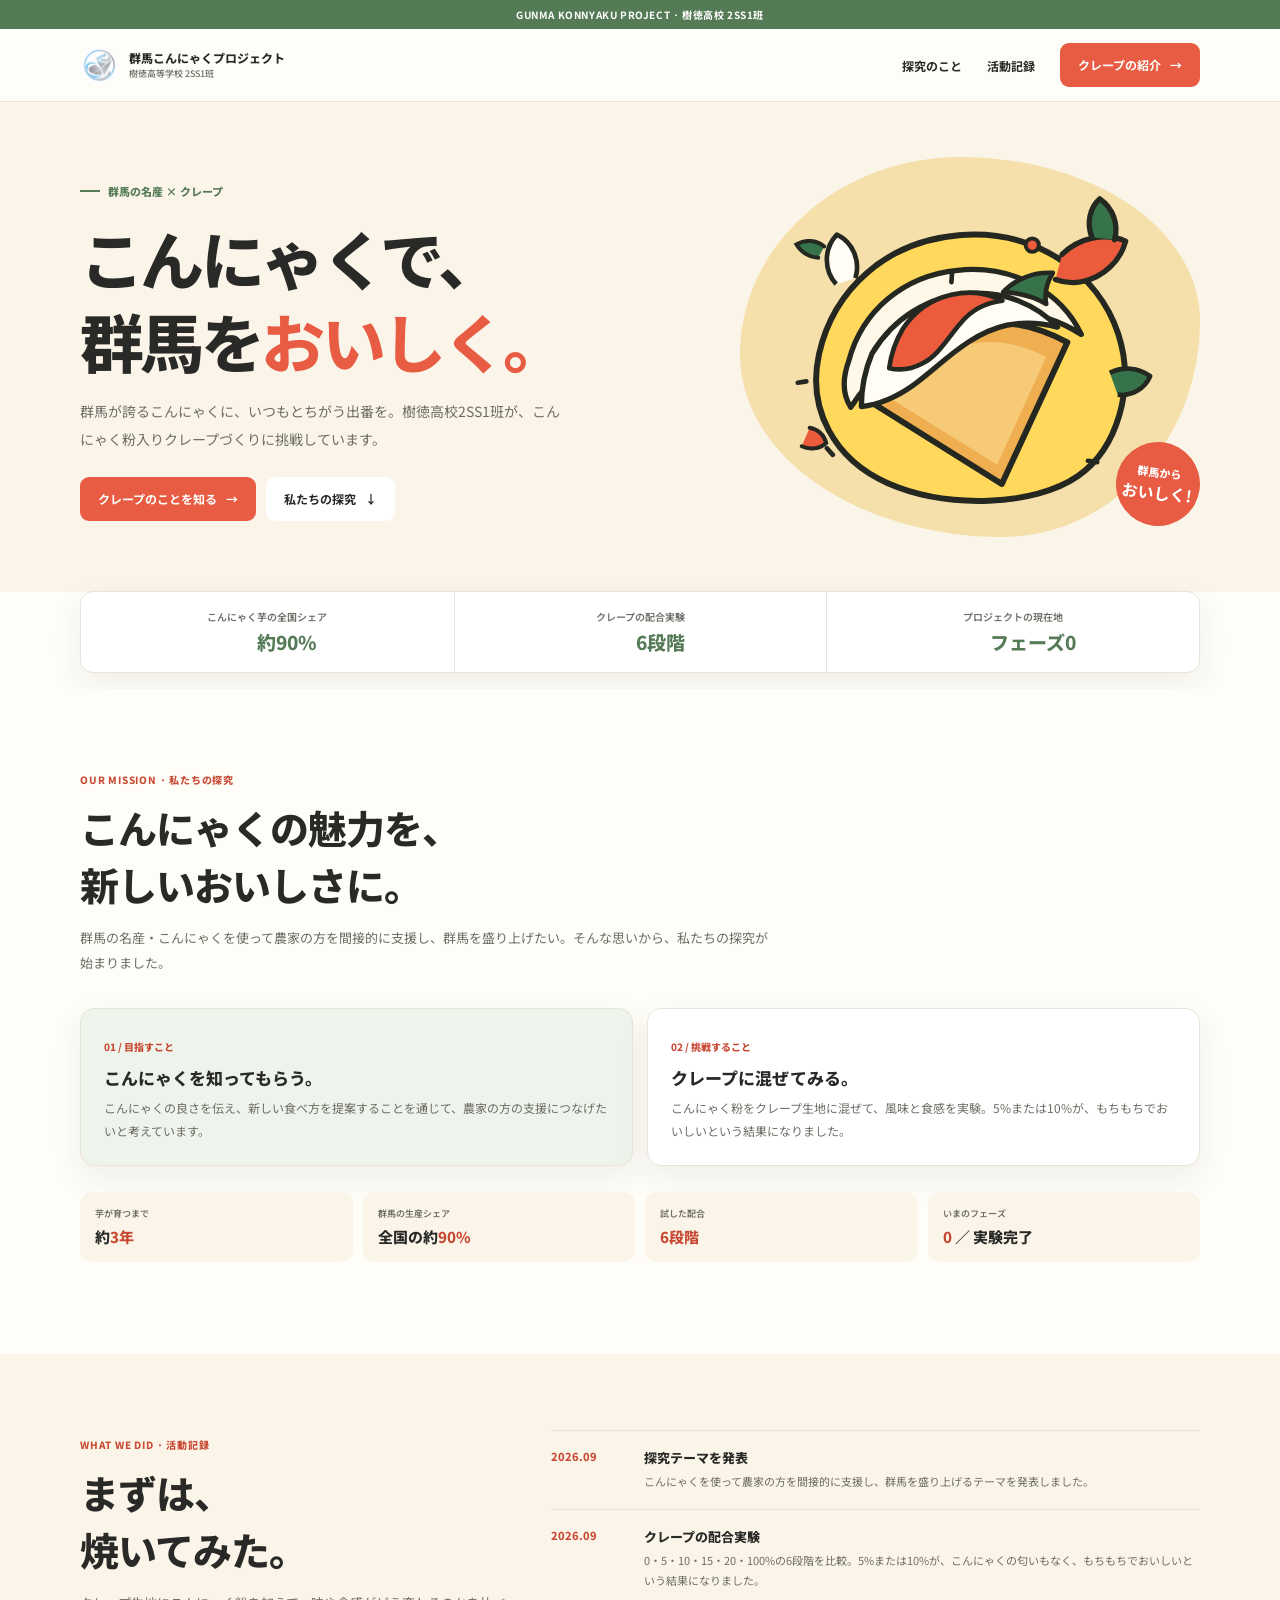
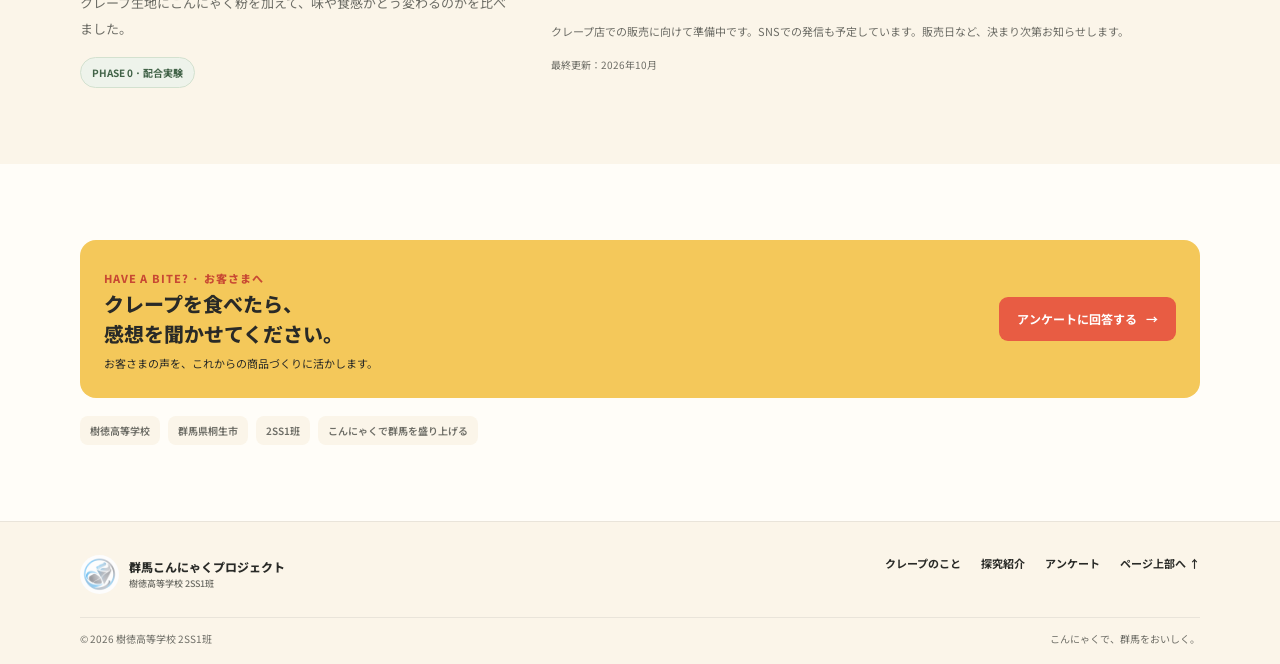
<file: index.html>
<!DOCTYPE html>
<html lang="ja">
<head>
  <meta charset="UTF-8">
  <meta name="viewport" content="width=device-width, initial-scale=1">
  <meta name="description" content="樹徳高等学校2SS1班の探究活動。群馬のこんにゃくを、もっと楽しく、おいしく。クレープづくりに挑戦しています。">
  <meta name="theme-color" content="#fffdf8">
  <meta name="color-scheme" content="light">
  <meta property="og:type" content="website">
  <meta property="og:locale" content="ja_JP">
  <meta property="og:title" content="こんにゃくで、群馬をおいしく。｜樹徳高校 2SS1班">
  <meta property="og:description" content="群馬のこんにゃくを、もっと楽しく、おいしく。樹徳高等学校2SS1班のクレープづくりの探究活動をご紹介します。">
  <title>こんにゃくで、群馬をおいしく。｜樹徳高校 2SS1班</title>
  <link rel="icon" href="assets/project-emblem.png" type="image/png">
  <link rel="apple-touch-icon" href="assets/project-emblem.png">
  <link rel="stylesheet" href="assets/brand.css">
  <style>
    .hero { overflow: hidden; background: var(--cream); }
    .hero-grid { min-height: 490px; display: grid; grid-template-columns: 1.03fr .97fr; align-items: center; gap: 30px; padding-block: 48px; }
    .hero-copy { position: relative; z-index: 1; }
    .hero-label { display: inline-flex; align-items: center; gap: 8px; color: var(--leaf); font-size: 11px; font-weight: 800; }
    .hero-label::before { width: 20px; height: 2px; background: currentColor; content: ""; }
    .hero-title { margin: 17px 0 15px; font-size: clamp(38px, 5.7vw, 64px); font-weight: 800; letter-spacing: -.055em; line-height: 1.3; }
    .hero-title em { color: var(--tomato); font-style: normal; }
    .hero-description { max-width: 490px; margin: 0; color: var(--muted); font-size: 14px; line-height: 2; }
    .hero-actions { display: flex; flex-wrap: wrap; gap: 10px; margin-top: 24px; }
    .hero-visual { position: relative; width: min(100%, 460px); justify-self: end; padding: 18px; border-radius: 48% 52% 43% 57% / 52% 43% 57% 48%; background: #f5dfaa; }
    .hero-visual img { width: 100%; }
    .hero-sticker { position: absolute; right: 0; bottom: 3%; display: grid; width: 84px; height: 84px; place-content: center; border-radius: 50%; background: var(--tomato); color: white; font-size: 11px; font-weight: 800; line-height: 1.4; text-align: center; transform: rotate(7deg); }
    .hero-sticker strong { font-size: 16px; }
    .quick-facts { display: grid; grid-template-columns: repeat(3, 1fr); margin-top: -1px; border: 1px solid var(--line); border-radius: 13px; background: var(--white); box-shadow: var(--shadow); }
    .quick-fact { padding: 17px 20px; text-align: center; }
    .quick-fact + .quick-fact { border-left: 1px solid var(--line); }
    .quick-fact-label { display: block; color: var(--muted); font-size: 10px; font-weight: 600; }
    .quick-fact-value { display: block; margin-top: 4px; color: var(--leaf); font-size: 19px; font-weight: 800; }
    .mission-grid { display: grid; grid-template-columns: repeat(2, 1fr); gap: 14px; }
    .mission-card { padding: 23px; border: 1px solid var(--line); border-radius: 14px; background: var(--white); box-shadow: var(--shadow); }
    .mission-card--green { background: var(--leaf-soft); }
    .mission-number { color: var(--tomato-dark); font-size: 10px; font-weight: 800; }
    .mission-title { margin: 9px 0 7px; font-size: 17px; font-weight: 800; }
    .mission-text { margin: 0; color: var(--muted); font-size: 12px; line-height: 1.9; }
    .project-facts { display: grid; grid-template-columns: repeat(4, 1fr); gap: 10px; margin-top: 26px; }
    .project-fact { padding: 15px; border-radius: 12px; background: var(--cream); }
    .project-fact dt { color: var(--muted); font-size: 9px; font-weight: 600; }
    .project-fact dd { margin: 6px 0 0; font-size: 15px; font-weight: 800; }
    .project-fact dd span { color: var(--tomato-dark); }
    .story-layout { display: grid; grid-template-columns: .8fr 1.2fr; gap: 38px; align-items: start; }
    .timeline { margin: 0; padding: 0; list-style: none; }
    .timeline li { display: grid; grid-template-columns: 80px 1fr; gap: 13px; padding: 17px 0; border-top: 1px solid var(--line); }
    .timeline time { color: var(--tomato-dark); font-size: 11px; font-weight: 800; }
    .timeline h3 { margin: 0; font-size: 13px; font-weight: 800; }
    .timeline p { margin: 5px 0 0; color: var(--muted); font-size: 11px; line-height: 1.8; }
    .survey-cta { display: grid; grid-template-columns: 1fr auto; align-items: center; gap: 18px; padding: 24px; border-radius: 16px; background: var(--sun); }
    .survey-cta h3 { margin: 0; font-size: 20px; font-weight: 800; line-height: 1.5; }
    .survey-cta p { margin: 5px 0 0; font-size: 11px; line-height: 1.8; }
    .school-info { display: flex; flex-wrap: wrap; gap: 8px; margin-top: 18px; }
    .school-info span { padding: 7px 10px; border-radius: 8px; background: var(--cream); color: var(--muted); font-size: 10px; font-weight: 600; }
    @media (max-width: 760px) {
      .hero-grid { min-height: 0; grid-template-columns: 1fr; gap: 5px; padding-block: 38px 28px; }
      .hero-title { font-size: clamp(38px, 9.5vw, 56px); }
      .hero-visual { width: min(78%, 340px); margin: 4px auto 0; justify-self: center; }
      .hero-sticker { right: -5%; width: 72px; height: 72px; font-size: 10px; }
      .project-facts { grid-template-columns: repeat(2, 1fr); }
      .story-layout { grid-template-columns: 1fr; gap: 20px; }
    }
    @media (max-width: 480px) {
      .quick-fact { padding: 13px 6px; }
      .quick-fact-value { font-size: 15px; }
      .quick-fact-label { font-size: 9px; }
      .mission-grid { grid-template-columns: 1fr; }
      .survey-cta { grid-template-columns: 1fr; padding: 19px; }
      .survey-cta .button { width: 100%; }
      .timeline li { grid-template-columns: 65px 1fr; }
    }
  </style>
  <script>if (!window.matchMedia('(prefers-reduced-motion: reduce)').matches) document.documentElement.classList.add('has-motion');</script>
</head>
<body>
  <a class="skip-link" href="#main">本文へスキップ</a>
  <div class="top-strip">GUNMA KONNYAKU PROJECT · 樹徳高校 2SS1班</div>
  <header class="site-header">
    <div class="wrap header-row">
      <a class="brand" href="./" aria-label="こんにゃくで、群馬をおいしく。トップ">
        <img class="brand-stamp" src="assets/project-emblem.png" alt="" aria-hidden="true">
        <span class="brand-copy"><span class="brand-name">群馬こんにゃくプロジェクト</span><span class="brand-sub">樹徳高等学校 2SS1班</span></span>
      </a>
      <nav class="nav-links" aria-label="メインナビゲーション">
        <a href="#project">探究のこと</a>
        <a href="#log">活動記録</a>
        <a class="button button--tomato" href="product/">クレープの紹介 <span aria-hidden="true">→</span></a>
      </nav>
    </div>
  </header>

  <main id="main">
    <section class="hero" aria-labelledby="hero-title">
      <div class="wrap hero-grid">
        <div class="hero-copy reveal">
          <span class="hero-label">群馬の名産 × クレープ</span>
          <h1 class="hero-title" id="hero-title">こんにゃくで、<br>群馬を<em>おいしく。</em></h1>
          <p class="hero-description">群馬が誇るこんにゃくに、いつもとちがう出番を。樹徳高校2SS1班が、こんにゃく粉入りクレープづくりに挑戦しています。</p>
          <div class="hero-actions"><a class="button button--tomato" href="product/">クレープのことを知る <span aria-hidden="true">→</span></a><a class="button button--white" href="#project">私たちの探究 <span aria-hidden="true">↓</span></a></div>
        </div>
        <div class="hero-visual reveal"><img src="assets/crepe-illustration.svg" alt="クリームといちごをのせたクレープのイラスト"><span class="hero-sticker">群馬から<br><strong>おいしく!</strong></span></div>
      </div>
    </section>

    <div class="wrap">
      <dl class="quick-facts reveal" aria-label="プロジェクトの概要">
        <div class="quick-fact"><dt class="quick-fact-label">こんにゃく芋の全国シェア</dt><dd class="quick-fact-value">約90%</dd></div>
        <div class="quick-fact"><dt class="quick-fact-label">クレープの配合実験</dt><dd class="quick-fact-value">6段階</dd></div>
        <div class="quick-fact"><dt class="quick-fact-label">プロジェクトの現在地</dt><dd class="quick-fact-value">フェーズ0</dd></div>
      </dl>
    </div>

    <section class="section section--white" id="project">
      <div class="wrap">
        <div class="section-head reveal">
          <p class="kicker">OUR MISSION · 私たちの探究</p>
          <h2 class="section-title">こんにゃくの魅力を、<br>新しいおいしさに。</h2>
          <p class="section-copy">群馬の名産・こんにゃくを使って農家の方を間接的に支援し、群馬を盛り上げたい。そんな思いから、私たちの探究が始まりました。</p>
        </div>
        <div class="mission-grid">
          <article class="mission-card mission-card--green reveal"><span class="mission-number">01 / 目指すこと</span><h3 class="mission-title">こんにゃくを知ってもらう。</h3><p class="mission-text">こんにゃくの良さを伝え、新しい食べ方を提案することを通じて、農家の方の支援につなげたいと考えています。</p></article>
          <article class="mission-card reveal"><span class="mission-number">02 / 挑戦すること</span><h3 class="mission-title">クレープに混ぜてみる。</h3><p class="mission-text">こんにゃく粉をクレープ生地に混ぜて、風味と食感を実験。5%または10%が、もちもちでおいしいという結果になりました。</p></article>
        </div>
        <dl class="project-facts reveal">
          <div class="project-fact"><dt>芋が育つまで</dt><dd>約<span>3年</span></dd></div>
          <div class="project-fact"><dt>群馬の生産シェア</dt><dd>全国の約<span>90%</span></dd></div>
          <div class="project-fact"><dt>試した配合</dt><dd><span>6段階</span></dd></div>
          <div class="project-fact"><dt>いまのフェーズ</dt><dd><span>0</span> ／ 実験完了</dd></div>
        </dl>
      </div>
    </section>

    <section class="section section--sun" id="log">
      <div class="wrap story-layout">
        <div class="reveal"><p class="kicker">WHAT WE DID · 活動記録</p><h2 class="section-title">まずは、<br>焼いてみた。</h2><p class="section-copy">クレープ生地にこんにゃく粉を加えて、味や食感がどう変わるのかを比べました。</p><span class="pill pill--leaf" style="margin-top:16px">PHASE 0 · 配合実験</span></div>
        <div class="reveal">
          <ol class="timeline">
            <li><time datetime="2026-09">2026.09</time><div><h3>探究テーマを発表</h3><p>こんにゃくを使って農家の方を間接的に支援し、群馬を盛り上げるテーマを発表しました。</p></div></li>
            <li><time datetime="2026-09">2026.09</time><div><h3>クレープの配合実験</h3><p>0・5・10・15・20・100%の6段階を比較。5%または10%が、こんにゃくの匂いもなく、もちもちでおいしいという結果になりました。</p></div></li>
          </ol>
          <p class="section-copy" style="font-size:11px">クレープ店での販売に向けて準備中です。SNSでの発信も予定しています。販売日など、決まり次第お知らせします。</p>
          <p class="section-copy" style="font-size:10px">最終更新：2026年10月</p>
        </div>
      </div>
    </section>

    <section class="section section--white">
      <div class="wrap">
        <div class="survey-cta reveal"><div><p class="kicker">HAVE A BITE? · お客さまへ</p><h3>クレープを食べたら、<br>感想を聞かせてください。</h3><p>お客さまの声を、これからの商品づくりに活かします。</p></div><a class="button button--tomato" href="survey/">アンケートに回答する <span aria-hidden="true">→</span></a></div>
        <div class="school-info reveal" aria-label="プロジェクト情報"><span>樹徳高等学校</span><span>群馬県桐生市</span><span>2SS1班</span><span>こんにゃくで群馬を盛り上げる</span></div>
      </div>
    </section>
  </main>

  <footer class="site-footer">
    <div class="wrap">
      <div class="footer-row"><a class="brand" href="./"><img class="brand-stamp" src="assets/project-emblem.png" alt="" aria-hidden="true"><span class="brand-copy"><span class="brand-name">群馬こんにゃくプロジェクト</span><span class="brand-sub">樹徳高等学校 2SS1班</span></span></a><nav class="footer-nav" aria-label="フッターナビゲーション"><a href="product/">クレープのこと</a><a href="#project">探究紹介</a><a href="survey/">アンケート</a><a href="#main">ページ上部へ ↑</a></nav></div>
      <div class="footer-note"><span>© 2026 樹徳高等学校 2SS1班</span><span>こんにゃくで、群馬をおいしく。</span></div>
    </div>
  </footer>
  <script src="assets/brand.js" defer></script>
</body>
</html>
</file>
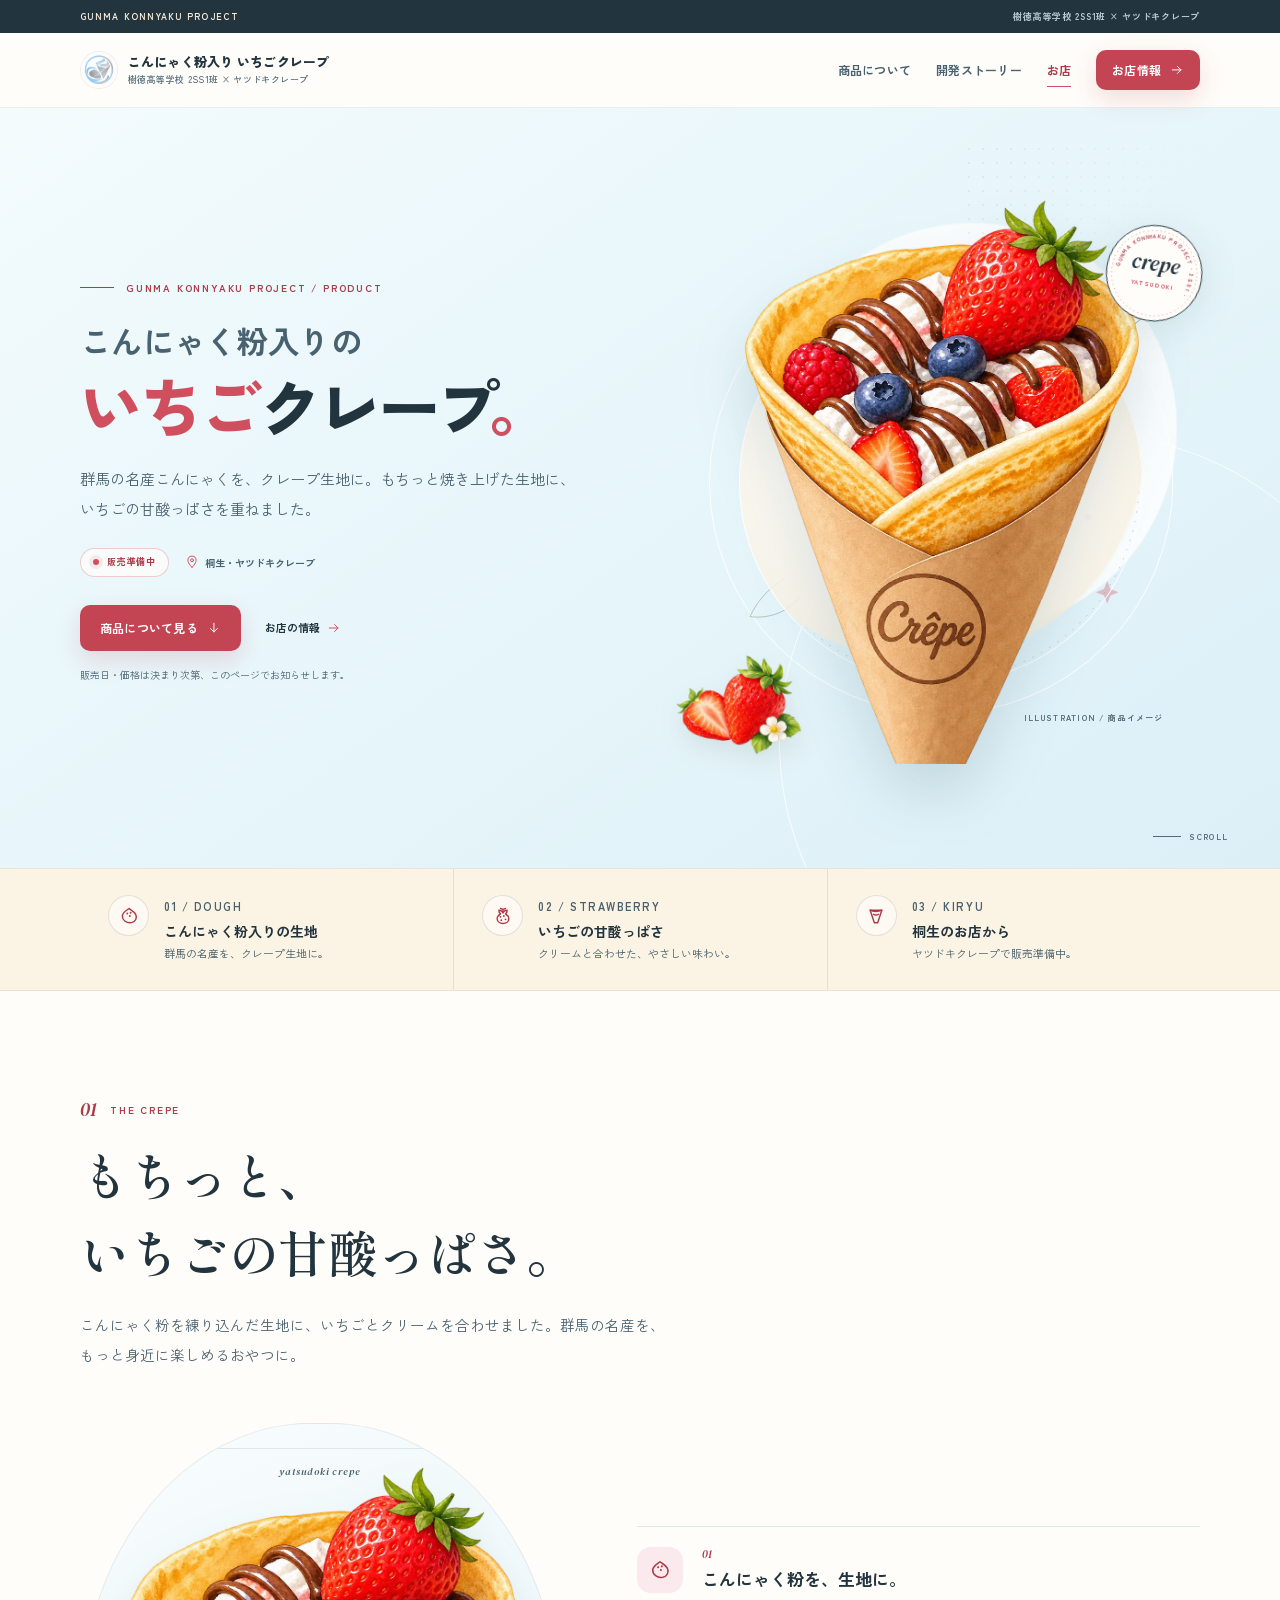
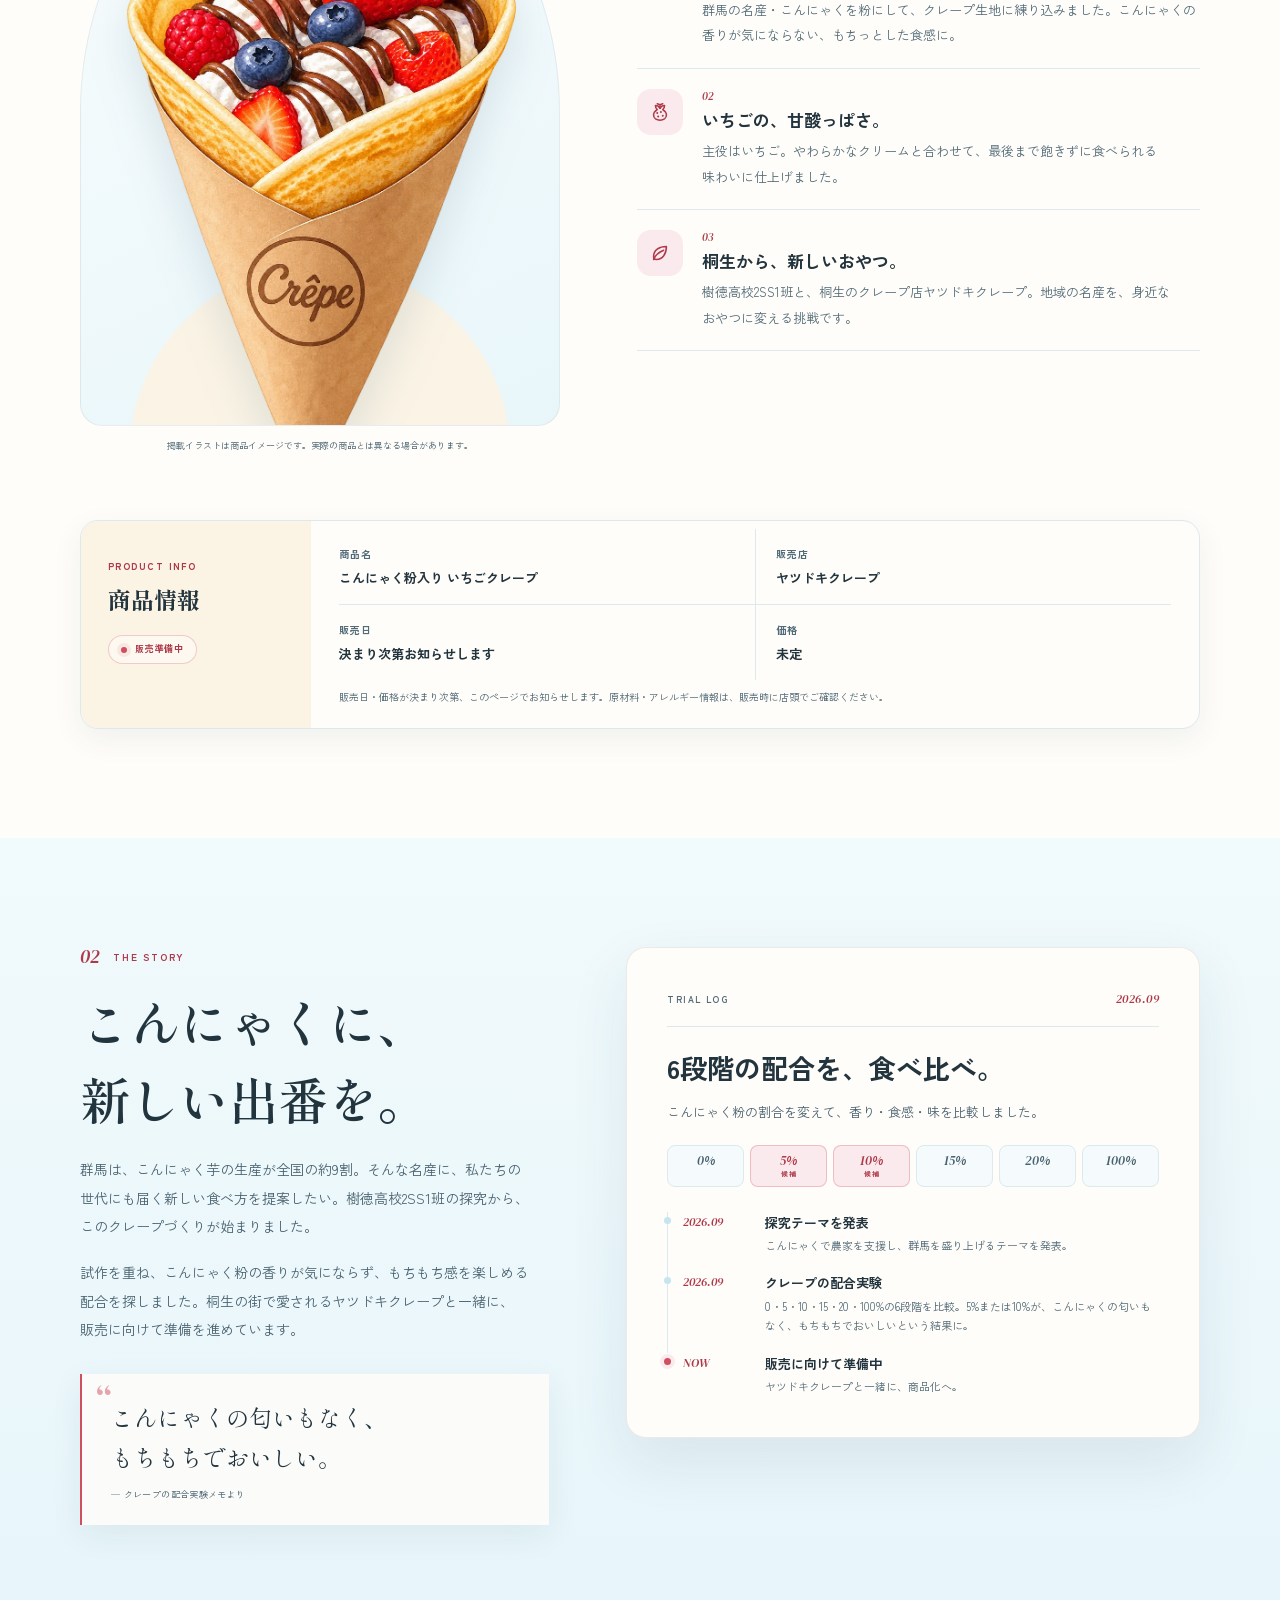
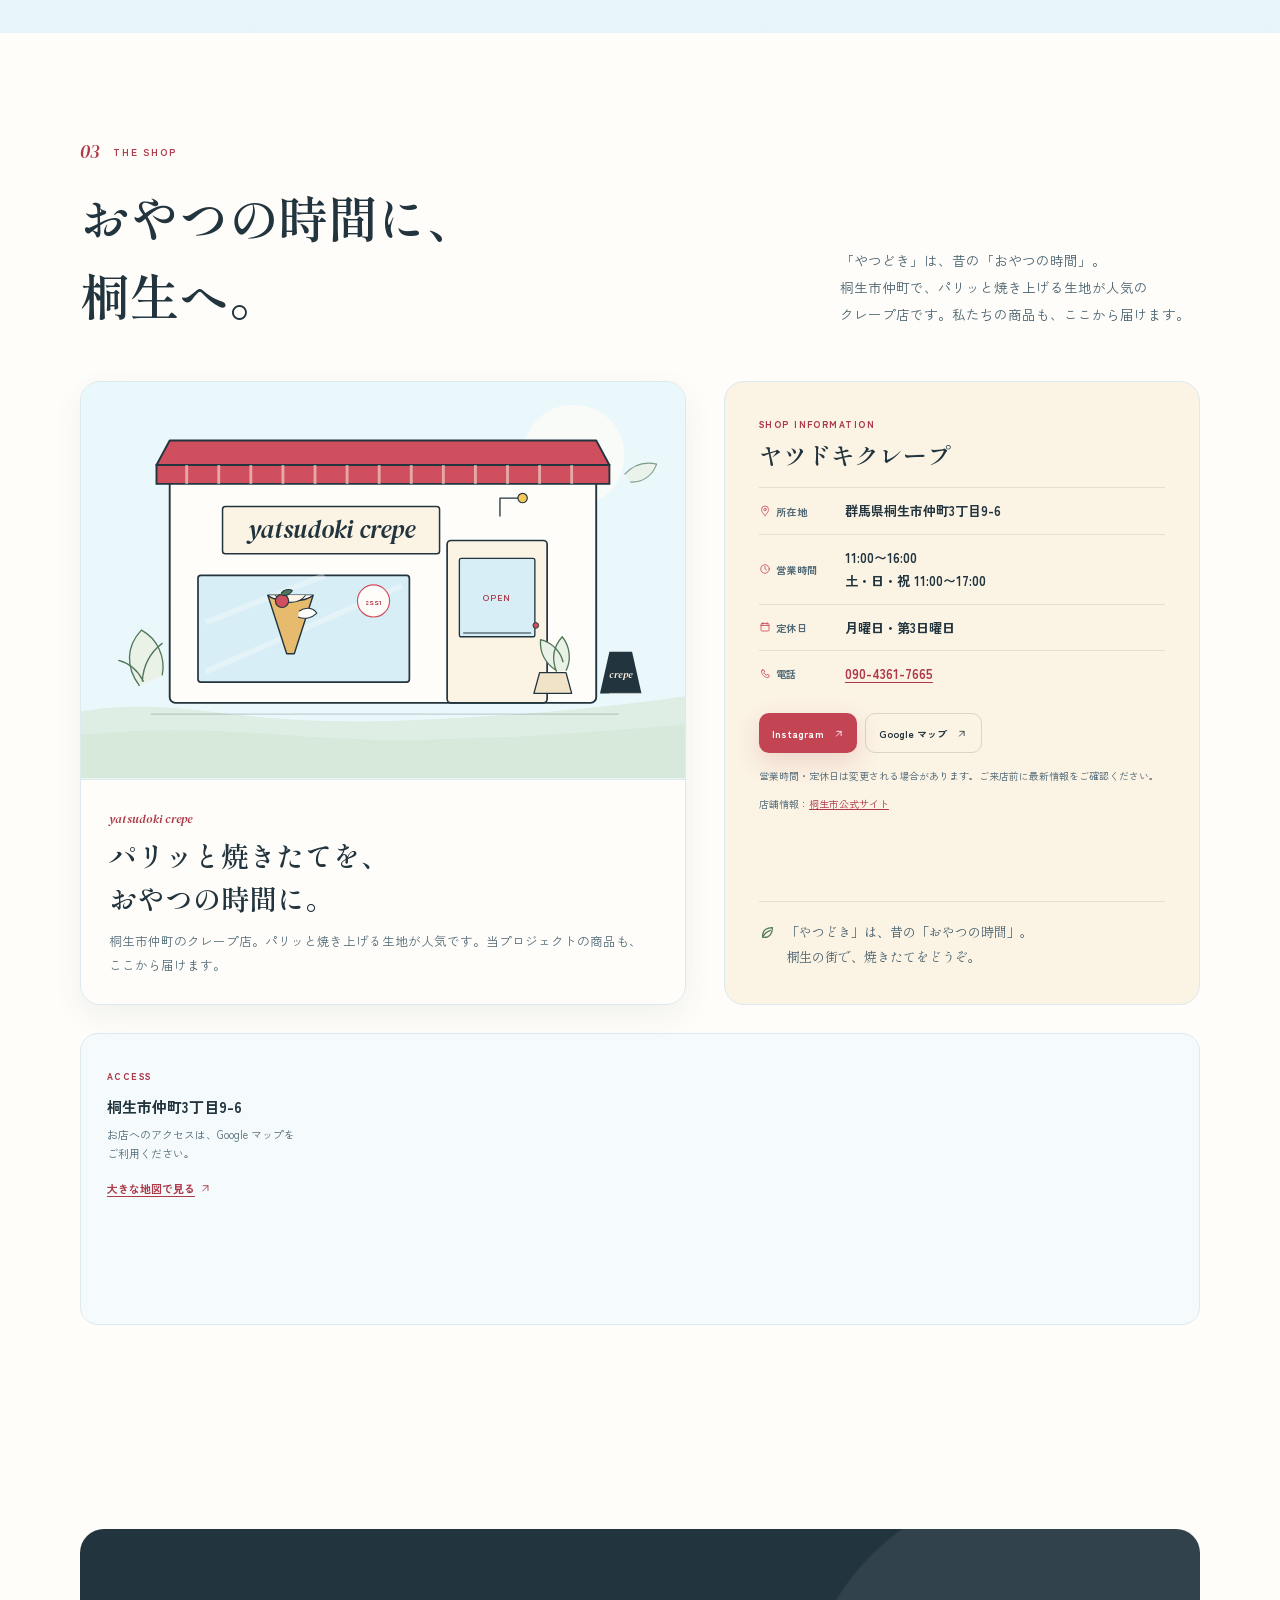
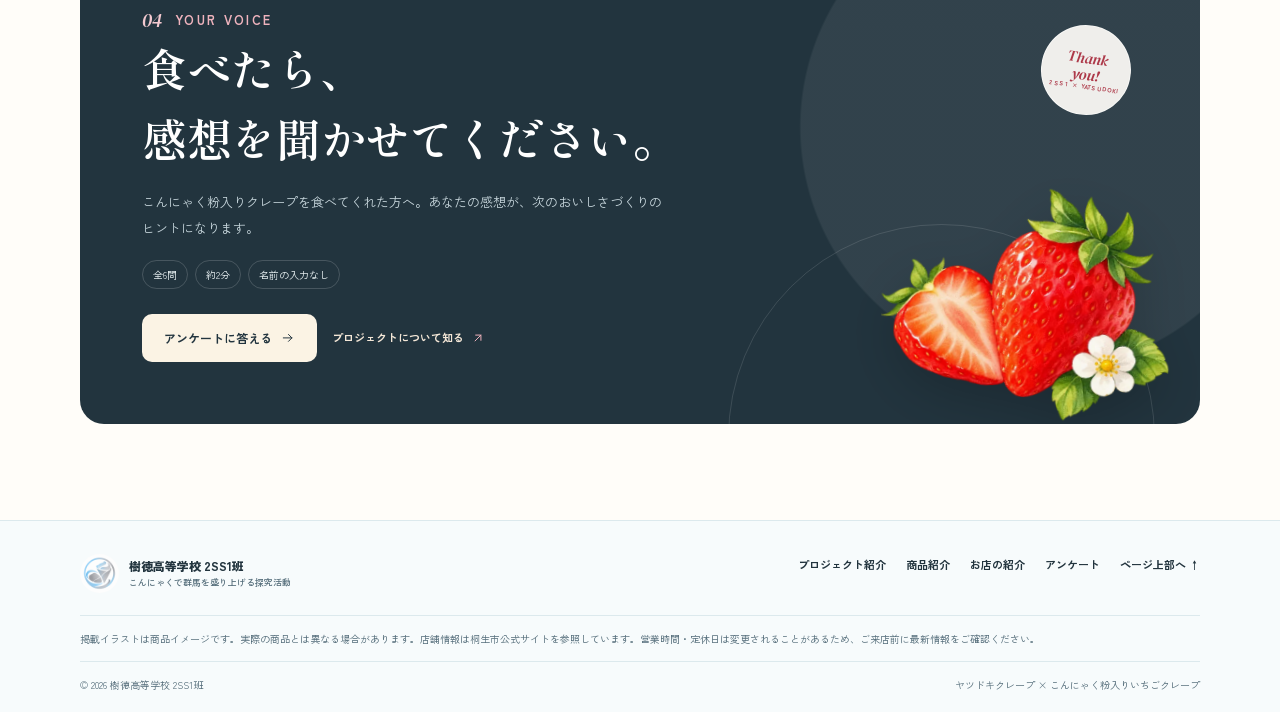
<file: product/index.html>
<!DOCTYPE html>
<html lang="ja">
<head>
  <meta charset="UTF-8">
  <meta name="viewport" content="width=device-width, initial-scale=1">
  <meta name="description" content="群馬の名産こんにゃく粉を練り込んだ、いちごのクレープ。桐生のヤツドキクレープと樹徳高校2SS1班が、販売に向けて準備中です。商品の特徴、開発ストーリー、店舗情報をご紹介します。">
  <meta name="theme-color" content="#eaf7fb">
  <meta name="color-scheme" content="light">
  <meta name="format-detection" content="telephone=no">
  <meta property="og:type" content="website">
  <meta property="og:locale" content="ja_JP">
  <meta property="og:site_name" content="群馬こんにゃくプロジェクト">
  <meta property="og:title" content="こんにゃく粉入り いちごクレープ｜ヤツドキクレープ">
  <meta property="og:description" content="群馬の名産こんにゃく粉を練り込んだ、いちごのクレープ。桐生のヤツドキクレープと樹徳高校2SS1班が、販売に向けて準備中です。">
  <title>こんにゃく粉入り いちごクレープ｜ヤツドキクレープ × 樹徳高校2SS1班</title>
  <link rel="preconnect" href="https://fonts.googleapis.com">
  <link rel="preconnect" href="https://fonts.gstatic.com" crossorigin>
  <link rel="preload" as="image" href="../assets/product-crepe.webp" type="image/webp">
  <link rel="icon" href="../assets/project-emblem.png" type="image/png">
  <link rel="apple-touch-icon" href="../assets/project-emblem.png">
  <link rel="stylesheet" href="../assets/brand.css">
  <link rel="stylesheet" href="../assets/product.css">
  <script>if (!window.matchMedia('(prefers-reduced-motion: reduce)').matches) document.documentElement.classList.add('has-motion');</script>
</head>
<body id="top">
  <a class="skip-link" href="#main">本文へスキップ</a>

  <svg xmlns="http://www.w3.org/2000/svg" class="svg-sprite" aria-hidden="true">
    <symbol id="i-arrow-right" viewBox="0 0 24 24"><path d="M4 12h15M13 6l6 6-6 6"/></symbol>
    <symbol id="i-arrow-down" viewBox="0 0 24 24"><path d="M12 4v15M6 13l6 6 6-6"/></symbol>
    <symbol id="i-arrow-up-right" viewBox="0 0 24 24"><path d="M7 17 17 7M8 7h9v9"/></symbol>
    <symbol id="i-pin" viewBox="0 0 24 24"><path d="M12 21s7-6.1 7-12A7 7 0 0 0 5 9c0 5.9 7 12 7 12Z"/><circle cx="12" cy="9" r="2.5"/></symbol>
    <symbol id="i-clock" viewBox="0 0 24 24"><circle cx="12" cy="12" r="8.5"/><path d="M12 7v5l3 2"/></symbol>
    <symbol id="i-calendar" viewBox="0 0 24 24"><rect x="4" y="5" width="16" height="15" rx="2"/><path d="M8 3v4M16 3v4M4 9h16"/></symbol>
    <symbol id="i-phone" viewBox="0 0 24 24"><path d="M7 4h3l1.5 4-2 1.5a13 13 0 0 0 5 5l1.5-2 4 1.5v3c0 1-.8 2-2 2C10.7 19 5 13.3 5 6c0-1.2.8-2 2-2Z"/></symbol>
    <symbol id="i-instagram" viewBox="0 0 24 24"><rect x="3.5" y="3.5" width="17" height="17" rx="5"/><circle cx="12" cy="12" r="4"/><circle cx="17.2" cy="6.8" r="1" fill="currentColor" stroke="none"/></symbol>
    <symbol id="i-map" viewBox="0 0 24 24"><path d="m3 6 6-2 6 2 6-2v14l-6 2-6-2-6 2V6Z"/><path d="M9 4v14M15 6v14"/></symbol>
    <symbol id="i-leaf" viewBox="0 0 24 24"><path d="M19 5C11 5 5 9 5 16c0 2 1 3 3 3 7 0 11-6 11-14Z"/><path d="M5 19c2-5 6-8 11-10"/></symbol>
    <symbol id="i-konnyaku" viewBox="0 0 24 24"><path d="M12 3c2 2 6 3 8 7 2 4 0 9-5 10-6 1-11-3-11-8 0-4 4-6 8-9Z"/><path d="M10 9h.01M14 8h.01M13 12h.01" stroke-width="2.3"/></symbol>
    <symbol id="i-crepe" viewBox="0 0 24 24"><path d="M5 5h14l-5 15H10L5 5Z"/><path d="M5 5c3 2 10 2 14 0M9 10c2 1 4 1 6 0"/></symbol>
    <symbol id="i-strawberry" viewBox="0 0 24 24"><path d="M12 8c-1-2-3-3-5-3 0 2 .8 3.4 2 4.4C7 10.7 5 13 5 15.4 5 19 8.4 21 12 21s7-2 7-5.6c0-2.4-2-4.7-4-6 1.2-1 2-2.4 2-4.4-2 0-4 1-5 3Z"/><path d="M12 8V4M9 3l3 1 3-1"/><path d="M9 13h.01M13 12h.01M15 16h.01M10 17h.01" stroke-width="2.2"/></symbol>
    <symbol id="i-sparkle" viewBox="0 0 24 24"><path d="M12 3c.5 5 4 8.5 9 9-5 .5-8.5 4-9 9-.5-5-4-8.5-9-9 5-.5 8.5-4 9-9Z"/></symbol>
  </svg>

  <div class="top-strip">
    <div class="wrap top-strip-inner">
      <span>GUNMA KONNYAKU PROJECT</span>
      <span class="top-strip-note">樹徳高等学校 2SS1班 × ヤツドキクレープ</span>
    </div>
  </div>

  <header class="site-header product-header">
    <div class="wrap header-row">
      <a class="brand" href="../" aria-label="プロジェクトサイトへ戻る">
        <img class="brand-stamp" src="../assets/project-emblem.png" alt="" aria-hidden="true">
        <span class="brand-copy"><span class="brand-name"><span class="brand-name-prefix">こんにゃく粉入り </span>いちごクレープ</span><span class="brand-sub">樹徳高等学校 2SS1班 × ヤツドキクレープ</span></span>
      </a>
      <nav class="nav-links product-nav" aria-label="メインナビゲーション">
        <a href="#product">商品について</a>
        <a href="#story">開発ストーリー</a>
        <a href="#shop">お店</a>
        <a class="button button--primary button--small" href="#shop" aria-label="お店情報を見る"><span class="button-label-long">お店情報</span><span class="button-label-short">お店</span> <svg class="icon" aria-hidden="true"><use href="#i-arrow-right"></use></svg></a>
      </nav>
    </div>
  </header>

  <main id="main">
    <section class="hero" aria-labelledby="product-title">
      <div class="wrap hero-inner">
        <div class="hero-copy reveal">
          <p class="eyebrow"><span class="eyebrow-line" aria-hidden="true"></span>GUNMA KONNYAKU PROJECT / PRODUCT</p>
          <h1 class="hero-title" id="product-title">
            <span class="hero-title-lead">こんにゃく粉入りの</span>
            <span class="hero-title-main"><span class="hero-title-fruit">いちご</span>クレープ<span class="hero-title-period">。</span></span>
          </h1>
          <p class="hero-lead">群馬の名産こんにゃくを、クレープ生地に。<span class="nowrap">もちっと</span>焼き上げた生地に、いちごの甘酸っぱさを重ねました。</p>
          <div class="hero-tags">
            <span class="status"><span class="status-dot" aria-hidden="true"></span>販売準備中</span>
            <span class="hero-place"><svg class="icon" aria-hidden="true"><use href="#i-pin"></use></svg>桐生・ヤツドキクレープ</span>
          </div>
          <div class="hero-actions">
            <a class="button button--primary" href="#product">商品について見る <svg class="icon" aria-hidden="true"><use href="#i-arrow-down"></use></svg></a>
            <a class="text-link" href="#shop">お店の情報 <svg class="icon" aria-hidden="true"><use href="#i-arrow-right"></use></svg></a>
          </div>
          <p class="hero-note">販売日・価格は決まり次第、このページでお知らせします。</p>
        </div>

        <div class="hero-visual reveal">
          <svg class="hero-orbit" viewBox="0 0 640 640" fill="none" aria-hidden="true">
            <circle cx="320" cy="320" r="286" stroke="#fff" stroke-width="1.2" opacity=".9"/>
            <circle cx="320" cy="320" r="244" stroke="#2f7f9b" stroke-width="1" stroke-dasharray="2 10" opacity=".34"/>
            <path d="M512 108c22-28 51-44 88-48-7 34-28 62-62 76" stroke="#4f7656" stroke-width="1.2" opacity=".55"/>
            <path d="M512 108c20-8 43-17 64-30" stroke="#4f7656" stroke-width="1.2" opacity=".55"/>
            <path d="M126 440c-18 10-33 26-42 46 24 3 47-6 61-24" stroke="#4f7656" stroke-width="1.2" opacity=".38"/>
            <path d="M525 442l4 10 10 4-10 4-4 10-4-10-10-4 10-4 4-10Z" fill="#cf4f5e" opacity=".32"/>
            <path d="M120 178l3 8 8 3-8 3-3 8-3-8-8-3 8-3 3-8Z" fill="#cf4f5e" opacity=".24"/>
            <circle cx="501" cy="363" r="4" fill="#cf4f5e" opacity=".32"/>
          </svg>

          <div class="hero-image-wrap">
            <picture>
              <source srcset="../assets/product-crepe.webp" type="image/webp">
              <img class="hero-crepe" src="../assets/product-crepe.png" width="1000" height="1363" alt="いちご、ブルーベリー、ラズベリーをのせたクレープのイラスト" fetchpriority="high" decoding="async">
            </picture>
            <picture>
              <source srcset="../assets/strawberry-illustration.webp" type="image/webp">
              <img class="hero-strawberry" src="../assets/strawberry-illustration.png" width="640" height="512" alt="" aria-hidden="true" decoding="async">
            </picture>
            <svg class="hero-seal" viewBox="0 0 120 120" aria-hidden="true">
              <circle cx="60" cy="60" r="56" fill="#fffdf9" stroke="#22343e" stroke-width="1.1"/>
              <circle cx="60" cy="60" r="50" fill="none" stroke="#cf4f5e" stroke-width=".8" stroke-dasharray="1 4"/>
              <path id="seal-arc" d="M60 60m-41 0a41 41 0 1 1 82 0a41 41 0 1 1-82 0" fill="none"/>
              <text fill="#ad3949" font-family="'Zen Kaku Gothic New', sans-serif" font-size="6.3" font-weight="700" letter-spacing="1.2"><textPath href="#seal-arc" startOffset="2">GUNMA KONNYAKU PROJECT · 2SS1 ·</textPath></text>
              <text x="60" y="58" text-anchor="middle" fill="#22343e" font-family="'DM Serif Display', Georgia, serif" font-size="25" font-style="italic">crepe</text>
              <text x="60" y="76" text-anchor="middle" fill="#cf4f5e" font-family="'Zen Kaku Gothic New', sans-serif" font-size="7" font-weight="700" letter-spacing="2">YATSUDOKI</text>
            </svg>
            <span class="hero-image-label" aria-hidden="true">illustration / 商品イメージ</span>
          </div>
        </div>
      </div>
      <span class="hero-scroll" aria-hidden="true"><span></span>SCROLL</span>
    </section>

    <section class="promise-strip" aria-label="このクレープの特徴">
      <div class="wrap promise-grid">
        <article class="promise">
          <span class="promise-icon" aria-hidden="true"><svg class="icon"><use href="#i-konnyaku"></use></svg></span>
          <div><p class="promise-label">01 / DOUGH</p><strong>こんにゃく粉入りの生地</strong><p>群馬の名産を、クレープ生地に。</p></div>
        </article>
        <article class="promise">
          <span class="promise-icon" aria-hidden="true"><svg class="icon"><use href="#i-strawberry"></use></svg></span>
          <div><p class="promise-label">02 / STRAWBERRY</p><strong>いちごの甘酸っぱさ</strong><p>クリームと合わせた、やさしい味わい。</p></div>
        </article>
        <article class="promise">
          <span class="promise-icon" aria-hidden="true"><svg class="icon"><use href="#i-crepe"></use></svg></span>
          <div><p class="promise-label">03 / KIRYU</p><strong>桐生のお店から</strong><p>ヤツドキクレープで販売準備中。</p></div>
        </article>
      </div>
    </section>

    <section class="section product-section" id="product">
      <div class="wrap">
        <header class="section-head reveal">
          <p class="section-index"><span>01</span>THE CREPE</p>
          <h2 class="display">もちっと、<br>いちごの甘酸っぱさ。</h2>
          <p class="section-lead">こんにゃく粉を練り込んだ生地に、いちごとクリームを合わせました。群馬の名産を、もっと身近に楽しめるおやつに。</p>
        </header>

        <div class="product-layout">
          <figure class="product-figure reveal">
            <div class="product-frame">
              <span class="frame-label" aria-hidden="true">yatsudoki crepe</span>
              <picture>
                <source srcset="../assets/product-crepe.webp" type="image/webp">
                <img src="../assets/product-crepe.png" width="1000" height="1363" alt="いちご、ブルーベリー、ラズベリーをのせたクレープのイラスト" loading="lazy" decoding="async">
              </picture>
            </div>
            <figcaption>掲載イラストは商品イメージです。実際の商品とは異なる場合があります。</figcaption>
          </figure>

          <div class="feature-list reveal">
            <article class="feature">
              <span class="feature-icon" aria-hidden="true"><svg class="icon"><use href="#i-konnyaku"></use></svg></span>
              <div class="feature-copy"><span class="feature-no">01</span><h3>こんにゃく粉を、生地に。</h3><p>群馬の名産・こんにゃくを粉にして、クレープ生地に練り込みました。こんにゃくの香りが気にならない、もちっとした食感に。</p></div>
            </article>
            <article class="feature">
              <span class="feature-icon" aria-hidden="true"><svg class="icon"><use href="#i-strawberry"></use></svg></span>
              <div class="feature-copy"><span class="feature-no">02</span><h3>いちごの、甘酸っぱさ。</h3><p>主役はいちご。やわらかなクリームと合わせて、最後まで飽きずに食べられる味わいに仕上げました。</p></div>
            </article>
            <article class="feature">
              <span class="feature-icon" aria-hidden="true"><svg class="icon"><use href="#i-leaf"></use></svg></span>
              <div class="feature-copy"><span class="feature-no">03</span><h3>桐生から、新しいおやつ。</h3><p>樹徳高校2SS1班と、桐生のクレープ店ヤツドキクレープ。地域の名産を、身近なおやつに変える挑戦です。</p></div>
            </article>
          </div>
        </div>

        <aside class="product-meta reveal" aria-label="商品情報">
          <div class="product-meta-intro">
            <p class="kicker">PRODUCT INFO</p>
            <h3>商品情報</h3>
            <span class="status"><span class="status-dot" aria-hidden="true"></span>販売準備中</span>
          </div>
          <dl class="product-meta-list">
            <div><dt>商品名</dt><dd>こんにゃく粉入り いちごクレープ</dd></div>
            <div><dt>販売店</dt><dd>ヤツドキクレープ</dd></div>
            <div><dt>販売日</dt><dd>決まり次第お知らせします</dd></div>
            <div><dt>価格</dt><dd>未定</dd></div>
          </dl>
          <p class="product-meta-note">販売日・価格が決まり次第、このページでお知らせします。原材料・アレルギー情報は、販売時に店頭でご確認ください。</p>
        </aside>
      </div>
    </section>

    <section class="section story-section" id="story">
      <div class="wrap story-layout">
        <div class="story-intro reveal">
          <p class="section-index"><span>02</span>THE STORY</p>
          <h2 class="display">こんにゃくに、<br>新しい出番を。</h2>
          <p>群馬は、こんにゃく芋の生産が全国の約9割。そんな名産に、私たちの世代にも届く新しい食べ方を提案したい。樹徳高校2SS1班の探究から、このクレープづくりが始まりました。</p>
          <p>試作を重ね、こんにゃく粉の香りが気にならず、もちもち感を楽しめる配合を探しました。桐生の街で愛されるヤツドキクレープと一緒に、販売に向けて準備を進めています。</p>
          <figure class="quote-card">
            <blockquote>こんにゃくの匂いもなく、<br>もちもちでおいしい。</blockquote>
            <figcaption>— クレープの配合実験メモより</figcaption>
          </figure>
        </div>

        <div class="story-panel reveal">
          <div class="story-panel-head"><span>TRIAL LOG</span><span>2026.09</span></div>
          <h3>6段階の配合を、食べ比べ。</h3>
          <p>こんにゃく粉の割合を変えて、香り・食感・味を比較しました。</p>
          <div class="trial-chips" aria-label="試したこんにゃく粉の割合">
            <span class="trial-chip">0%</span>
            <span class="trial-chip is-candidate">5%<small>候補</small></span>
            <span class="trial-chip is-candidate">10%<small>候補</small></span>
            <span class="trial-chip">15%</span>
            <span class="trial-chip">20%</span>
            <span class="trial-chip">100%</span>
          </div>
          <ol class="trial-timeline">
            <li><time>2026.09</time><div><strong>探究テーマを発表</strong><p>こんにゃくで農家を支援し、群馬を盛り上げるテーマを発表。</p></div></li>
            <li><time>2026.09</time><div><strong>クレープの配合実験</strong><p>0・5・10・15・20・100%の6段階を比較。5%または10%が、こんにゃくの匂いもなく、もちもちでおいしいという結果に。</p></div></li>
            <li class="is-now"><time>NOW</time><div><strong>販売に向けて準備中</strong><p>ヤツドキクレープと一緒に、商品化へ。</p></div></li>
          </ol>
        </div>
      </div>
    </section>

    <section class="section shop-section" id="shop">
      <div class="wrap">
        <header class="shop-heading reveal">
          <div>
            <p class="section-index"><span>03</span>THE SHOP</p>
            <h2 class="display">おやつの時間に、<br>桐生へ。</h2>
          </div>
          <p>「やつどき」は、昔の「おやつの時間」。桐生市仲町で、パリッと焼き上げる生地が人気のクレープ店です。私たちの商品も、ここから届けます。</p>
        </header>

        <div class="shop-layout">
          <div class="shop-feature reveal">
            <svg class="shop-illustration" viewBox="0 0 640 420" role="img" aria-labelledby="shop-illustration-title">
              <title id="shop-illustration-title">ヤツドキクレープの店先をイメージしたイラスト</title>
              <rect width="640" height="420" fill="#eaf7fb"/>
              <circle cx="522" cy="78" r="54" fill="#fffdf9" opacity=".72"/>
              <path d="M0 349c50-8 88-6 143 1 70 9 135 12 218 8 89-4 182-11 279-25v87H0Z" fill="#dfeee4"/>
              <path d="M0 374c85-8 150-5 230 1 98 8 210 5 410-12v57H0Z" fill="#d3e7d7" opacity=".7"/>
              <path d="M62 322c-15-20-14-42 2-59 17 9 26 29 22 48" fill="#eaf1e7" stroke="#4f7656" stroke-width="1.4"/>
              <path d="M65 317c1-17 8-30 21-40M66 317c-6-12-15-19-26-22" fill="none" stroke="#4f7656" stroke-width="1.4" stroke-linecap="round"/>
              <rect x="94" y="88" width="452" height="252" rx="6" fill="#fffdf9" stroke="#22343e" stroke-width="2"/>
              <path d="M80 88h480l-14-26H94Z" fill="#cf4f5e" stroke="#22343e" stroke-width="2" stroke-linejoin="round"/>
              <path d="M80 88h480v20H80Z" fill="#cf4f5e" stroke="#22343e" stroke-width="2"/>
              <path d="M112 88v20M146 88v20M180 88v20M214 88v20M248 88v20M282 88v20M316 88v20M350 88v20M384 88v20M418 88v20M452 88v20M486 88v20M520 88v20" stroke="#fbf3e4" stroke-width="3" opacity=".55"/>
              <rect x="150" y="132" width="230" height="50" rx="3" fill="#fbf3e4" stroke="#22343e" stroke-width="1.6"/>
              <text x="265" y="165" text-anchor="middle" fill="#22343e" font-family="'DM Serif Display', Georgia, serif" font-size="26" font-style="italic">yatsudoki crepe</text>
              <rect x="124" y="205" width="224" height="113" rx="3" fill="#d7eef6" stroke="#22343e" stroke-width="1.8"/>
              <path d="M132 307 340 216M132 255l126-50" stroke="#fffdf9" stroke-width="6" opacity=".34"/>
              <g transform="translate(186 218)">
                <path d="M12 8h48l-20 62H32Z" fill="#e7bb6e" stroke="#22343e" stroke-width="1.5" stroke-linejoin="round"/>
                <path d="M12 8c8 8 40 8 48 0" fill="#fffdf9" stroke="#22343e" stroke-width="1.5" stroke-linejoin="round"/>
                <path d="M20 8c7 10 25 10 32 0" fill="#fff8ea" stroke="#22343e" stroke-width="1.2"/>
                <circle cx="27" cy="14" r="7" fill="#cf4f5e" stroke="#22343e" stroke-width="1.2"/>
                <path d="M26 6c3-4 8-5 12-3-2 4-7 6-11 5" fill="#4f7656" stroke="#22343e" stroke-width="1.1" stroke-linejoin="round"/>
                <path d="M45 25c7-5 15-4 19 2-5 5-13 7-20 4" fill="#fffdf9" stroke="#22343e" stroke-width="1.1" stroke-linejoin="round"/>
              </g>
              <circle cx="310" cy="232" r="17" fill="#fffdf9" stroke="#cf4f5e" stroke-width="1.2"/>
              <text x="310" y="236" text-anchor="middle" fill="#ad3949" font-family="'Zen Kaku Gothic New', sans-serif" font-size="7" font-weight="700">2SS1</text>
              <rect x="388" y="168" width="106" height="172" rx="4" fill="#fbf3e4" stroke="#22343e" stroke-width="1.8"/>
              <rect x="401" y="187" width="80" height="83" rx="2" fill="#d7eef6" stroke="#22343e" stroke-width="1.4"/>
              <path d="M405 266h72" stroke="#22343e" stroke-width="1.2"/>
              <circle cx="482" cy="258" r="3" fill="#cf4f5e" stroke="#22343e" stroke-width="1"/>
              <text x="441" y="232" text-anchor="middle" fill="#ad3949" font-family="'Zen Kaku Gothic New', sans-serif" font-size="9" font-weight="700" letter-spacing="1">OPEN</text>
              <path d="M444 142v-19M444 123h24" stroke="#22343e" stroke-width="1.4" stroke-linecap="round"/>
              <circle cx="468" cy="123" r="5" fill="#f4c85a" stroke="#22343e" stroke-width="1.2"/>
              <path d="M520 330h-40l6-22h28Z" fill="#f1e3c8" stroke="#22343e" stroke-width="1.4" stroke-linejoin="round"/>
              <path d="M504 307c-6-15-3-27 6-37 8 10 10 24 4 36M504 306c-12-8-18-20-17-33 12 3 21 12 24 24" fill="#eaf1e7" stroke="#4f7656" stroke-width="1.4" stroke-linejoin="round"/>
              <path d="M560 286l24 0 10 44h-44Z" fill="#22343e"/>
              <text x="572" y="314" text-anchor="middle" fill="#fbf3e4" font-family="'DM Serif Display', Georgia, serif" font-size="11" font-style="italic">crepe</text>
              <path d="M560 330h34" stroke="#fbf3e4" stroke-width="1" opacity=".6"/>
              <path d="M74 352h496" stroke="#22343e" stroke-width="1.2" opacity=".2"/>
              <path d="M576 98c9-10 21-14 34-11-4 12-15 20-28 19" fill="#eaf1e7" stroke="#4f7656" stroke-width="1.2" opacity=".7"/>
            </svg>
            <div class="shop-feature-copy">
              <p class="kicker">yatsudoki crepe</p>
              <h3>パリッと焼きたてを、<br>おやつの時間に。</h3>
              <p>桐生市仲町のクレープ店。パリッと焼き上げる生地が人気です。当プロジェクトの商品も、ここから届けます。</p>
            </div>
          </div>

          <aside class="shop-card reveal" aria-label="店舗情報">
            <p class="kicker">SHOP INFORMATION</p>
            <h3>ヤツドキクレープ</h3>
            <dl class="shop-facts">
              <div><dt><svg class="icon" aria-hidden="true"><use href="#i-pin"></use></svg>所在地</dt><dd>群馬県桐生市仲町3丁目9-6</dd></div>
              <div><dt><svg class="icon" aria-hidden="true"><use href="#i-clock"></use></svg>営業時間</dt><dd>11:00〜16:00<br>土・日・祝 11:00〜17:00</dd></div>
              <div><dt><svg class="icon" aria-hidden="true"><use href="#i-calendar"></use></svg>定休日</dt><dd>月曜日・第3日曜日</dd></div>
              <div><dt><svg class="icon" aria-hidden="true"><use href="#i-phone"></use></svg>電話</dt><dd><a href="tel:09043617665">090-4361-7665</a></dd></div>
            </dl>
            <div class="shop-links">
              <a class="button button--primary" href="https://www.instagram.com/yatsudoki_crepe/" target="_blank" rel="noopener noreferrer">Instagram <svg class="icon" aria-hidden="true"><use href="#i-arrow-up-right"></use></svg></a>
              <a class="button button--outline" href="https://maps.google.com/maps?q=36.40764669585682,139.33880172847205" target="_blank" rel="noopener noreferrer">Google マップ <svg class="icon" aria-hidden="true"><use href="#i-arrow-up-right"></use></svg></a>
            </div>
            <p class="shop-note">営業時間・定休日は変更される場合があります。ご来店前に最新情報をご確認ください。</p>
            <p class="shop-source">店舗情報：<a href="https://www.city.kiryu.lg.jp/sangyou/kinyu/1018809/1024524.html" target="_blank" rel="noopener noreferrer">桐生市公式サイト</a></p>
            <p class="shop-quote"><svg class="icon" aria-hidden="true"><use href="#i-leaf"></use></svg><span>「やつどき」は、昔の「おやつの時間」。<br>桐生の街で、焼きたてをどうぞ。</span></p>
          </aside>
        </div>

        <div class="shop-map reveal">
          <div class="shop-map-copy">
            <p class="kicker">ACCESS</p>
            <strong>桐生市仲町3丁目9-6</strong>
            <p>お店へのアクセスは、Google マップをご利用ください。</p>
            <a href="https://maps.google.com/maps?q=36.40764669585682,139.33880172847205" target="_blank" rel="noopener noreferrer">大きな地図で見る <svg class="icon" aria-hidden="true"><use href="#i-arrow-up-right"></use></svg></a>
          </div>
          <iframe title="ヤツドキクレープの地図（群馬県桐生市仲町3丁目9-6）" src="https://maps.google.com/maps?q=36.40764669585682%2C139.33880172847205&amp;z=16&amp;output=embed" loading="lazy" referrerpolicy="no-referrer-when-downgrade" allowfullscreen></iframe>
        </div>
      </div>
    </section>

    <section class="survey-section" aria-labelledby="survey-title">
      <div class="wrap">
        <div class="survey-card reveal">
          <div class="survey-copy">
            <p class="section-index"><span>04</span>YOUR VOICE</p>
            <h2 class="display" id="survey-title">食べたら、<br>感想を聞かせてください。</h2>
            <p>こんにゃく粉入りクレープを食べてくれた方へ。あなたの感想が、次のおいしさづくりのヒントになります。</p>
            <div class="survey-meta"><span>全6問</span><span>約2分</span><span>名前の入力なし</span></div>
            <div class="survey-actions">
              <a class="button button--cream" href="../survey/">アンケートに答える <svg class="icon" aria-hidden="true"><use href="#i-arrow-right"></use></svg></a>
              <a class="text-link" href="../">プロジェクトについて知る <svg class="icon" aria-hidden="true"><use href="#i-arrow-up-right"></use></svg></a>
            </div>
          </div>
          <div class="survey-visual" aria-hidden="true">
            <picture>
              <source srcset="../assets/strawberry-illustration.webp" type="image/webp">
              <img src="../assets/strawberry-illustration.png" width="640" height="512" alt="" loading="lazy" decoding="async">
            </picture>
            <span class="survey-stamp">Thank<br>you!<small>2SS1 × YATSUDOKI</small></span>
          </div>
        </div>
      </div>
    </section>
  </main>

  <footer class="site-footer product-footer">
    <div class="wrap">
      <div class="footer-row">
        <a class="brand" href="../"><img class="brand-stamp" src="../assets/project-emblem.png" alt="" aria-hidden="true"><span class="brand-copy"><span class="brand-name">樹徳高等学校 2SS1班</span><span class="brand-sub">こんにゃくで群馬を盛り上げる探究活動</span></span></a>
        <nav class="footer-nav" aria-label="フッターナビゲーション"><a href="../">プロジェクト紹介</a><a href="#product">商品紹介</a><a href="#shop">お店の紹介</a><a href="../survey/">アンケート</a><a href="#top">ページ上部へ ↑</a></nav>
      </div>
      <p class="footer-disclaimer">掲載イラストは商品イメージです。実際の商品とは異なる場合があります。店舗情報は桐生市公式サイトを参照しています。営業時間・定休日は変更されることがあるため、ご来店前に最新情報をご確認ください。</p>
      <div class="footer-note"><span>© 2026 樹徳高等学校 2SS1班</span><span>ヤツドキクレープ × こんにゃく粉入りいちごクレープ</span></div>
    </div>
  </footer>
  <script src="../assets/brand.js" defer></script>
  <script src="../assets/product.js" defer></script>
</body>
</html>
</file>
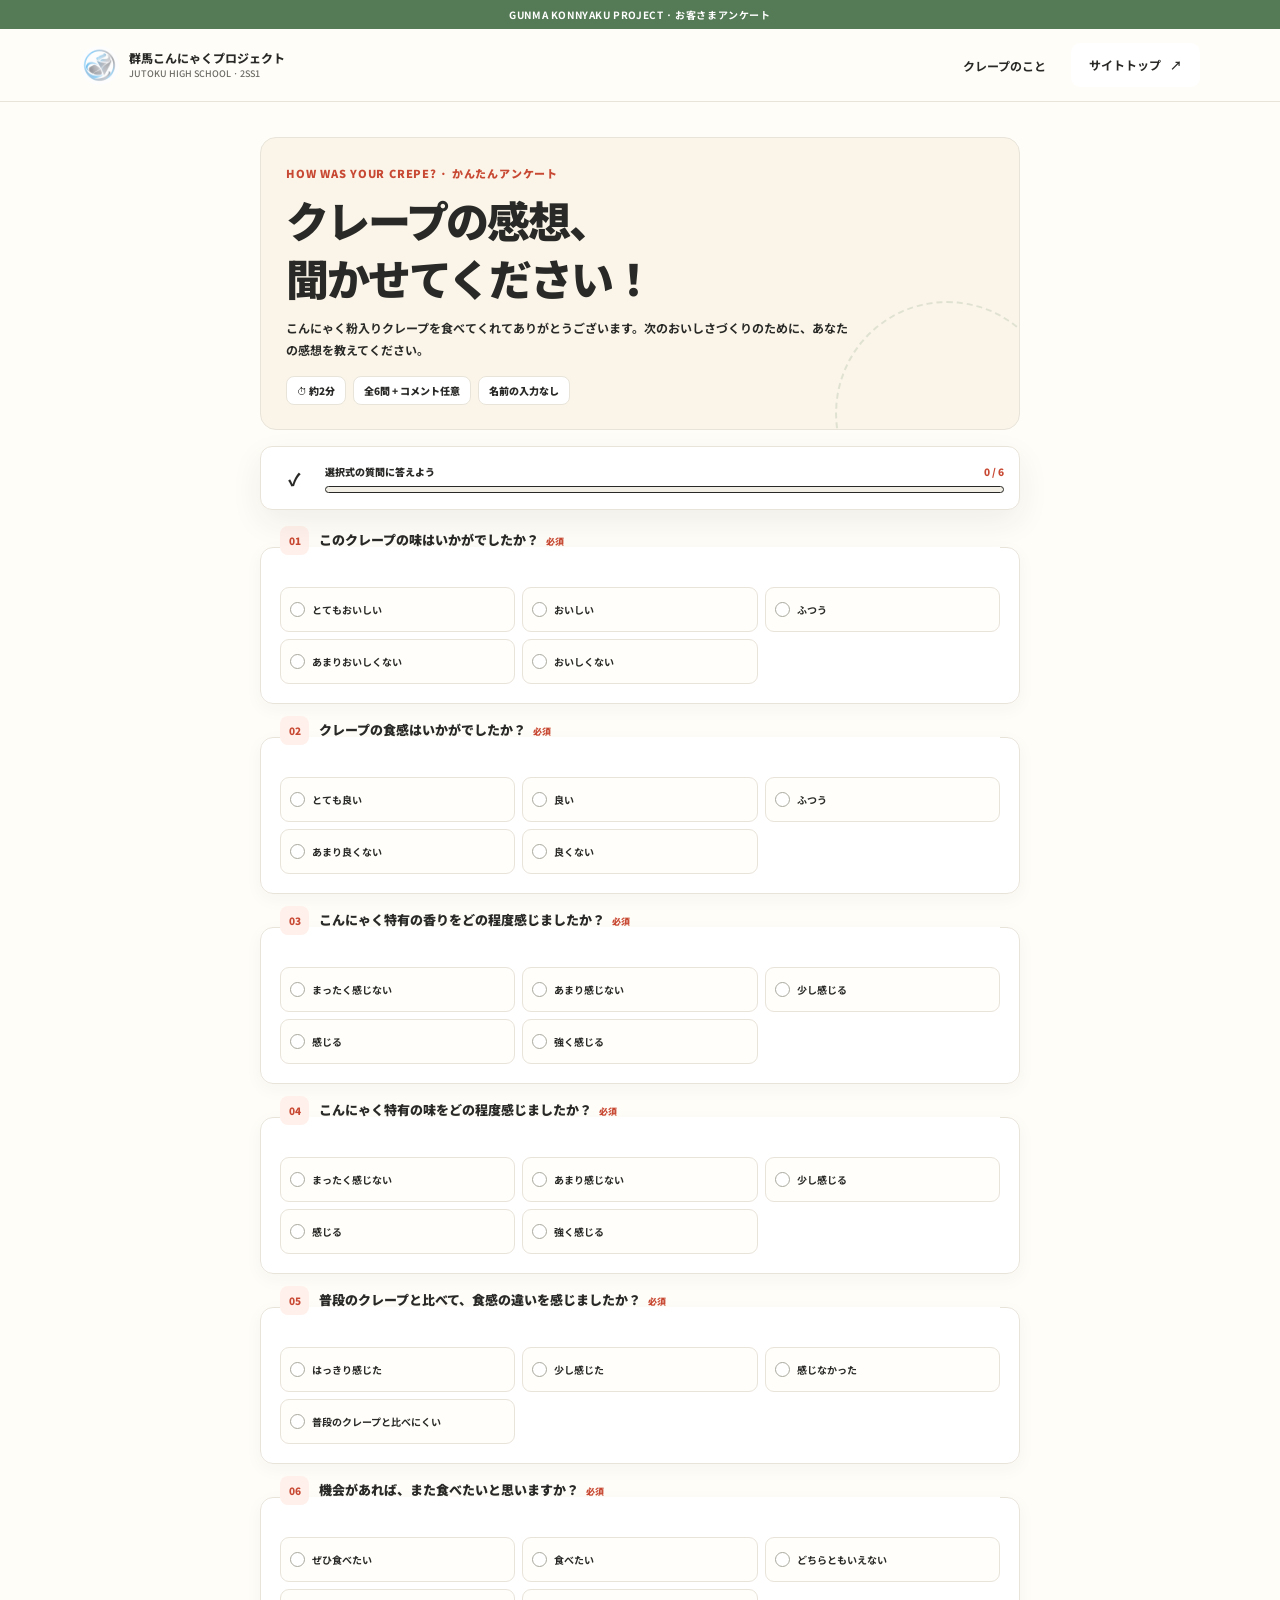
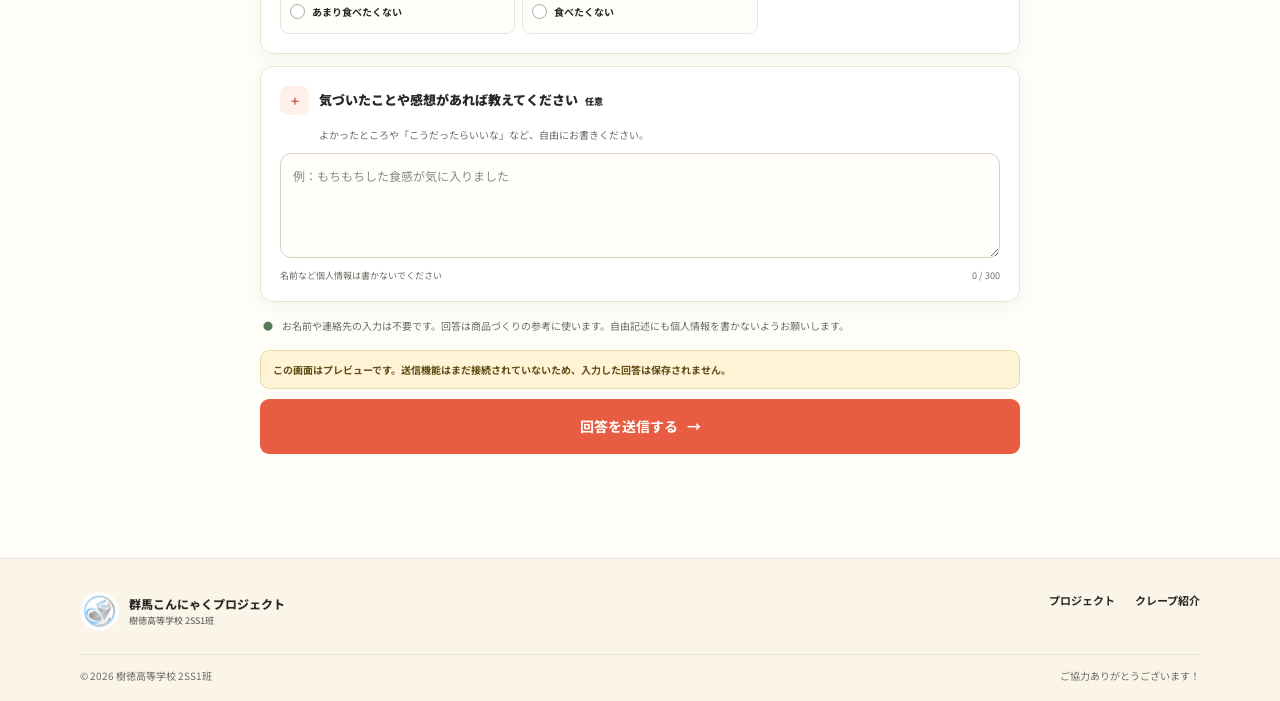
<file: survey/index.html>
<!DOCTYPE html>
<html lang="ja">
<head>
  <meta charset="UTF-8">
  <meta name="viewport" content="width=device-width, initial-scale=1">
  <meta name="description" content="こんにゃく粉入りクレープをお召し上がりいただいた方へのアンケートです。">
  <meta name="theme-color" content="#fff8e8">
  <meta name="color-scheme" content="light">
  <title>クレープの感想を聞かせてください｜群馬こんにゃくプロジェクト</title>
  <link rel="icon" href="../assets/project-emblem.png" type="image/png">
  <link rel="apple-touch-icon" href="../assets/project-emblem.png">
  <link rel="stylesheet" href="../assets/brand.css">
  <style>
    .survey-main { width: min(760px, calc(100% - 32px)); margin-inline: auto; padding-block: 35px 70px; }
    .survey-hero {
      position: relative;
      overflow: hidden;
      padding: 27px 25px 24px;
      border: 2px solid var(--ink);
      border-radius: 20px;
      background: var(--sun);
      box-shadow: var(--shadow);
    }
    .survey-hero::after {
      position: absolute;
      right: -40px;
      bottom: -96px;
      width: 220px;
      height: 220px;
      border: 2px dashed rgba(36,40,32,.2);
      border-radius: 50%;
      content: "";
    }
    .survey-hero-content { position: relative; z-index: 1; }
    .survey-eyebrow { margin: 0 0 9px; color: var(--tomato-dark); font-size: 11px; font-weight: 900; letter-spacing: .07em; }
    .survey-title { max-width: 580px; margin: 0; font-size: clamp(29px, 7vw, 43px); font-weight: 900; letter-spacing: -.05em; line-height: 1.35; }
    .survey-intro { max-width: 565px; margin: 11px 0 0; font-size: 12px; font-weight: 700; line-height: 1.85; }
    .survey-meta { display: flex; flex-wrap: wrap; gap: 7px; margin-top: 15px; }
    .survey-meta span { padding: 6px 10px; border: 1.5px solid var(--ink); border-radius: 999px; background: var(--white); font-size: 10px; font-weight: 900; }
    .survey-progress {
      position: sticky;
      z-index: 10;
      top: 78px;
      display: flex;
      align-items: center;
      gap: 13px;
      margin: 16px 0;
      padding: 13px 15px;
      border: 2px solid var(--ink);
      border-radius: 15px;
      background: var(--white);
      box-shadow: 0 3px 0 rgba(36,40,32,.1);
    }
    .progress-icon {
      width: 36px;
      height: 36px;
      display: grid;
      flex: none;
      place-items: center;
      border: 2px solid var(--ink);
      border-radius: 12px;
      background: var(--leaf-pale);
      color: var(--leaf-dark);
      font-size: 17px;
      font-weight: 900;
    }
    .progress-content { flex: 1; min-width: 0; }
    .progress-label { display: flex; justify-content: space-between; gap: 10px; margin-bottom: 7px; font-size: 10px; font-weight: 900; }
    .progress-count { flex: none; color: var(--tomato-dark); font-variant-numeric: tabular-nums; }
    .progress-track { height: 7px; overflow: hidden; border: 1px solid var(--ink); border-radius: 99px; background: #f1eee5; }
    .progress-fill { width: 0; height: 100%; border-radius: inherit; background: var(--leaf); transition: width 180ms ease; }
    .question-card {
      margin: 0 0 12px;
      padding: 19px;
      border: 2px solid var(--ink);
      border-radius: 17px;
      background: var(--white);
      box-shadow: 0 3px 0 rgba(36,40,32,.08);
    }
    fieldset { min-width: 0; margin: 0; padding: 0; border: 0; }
    legend { width: 100%; padding: 0; }
    .question-heading { display: flex; align-items: flex-start; gap: 10px; margin-bottom: 13px; }
    .question-number {
      width: 29px;
      height: 29px;
      display: grid;
      flex: none;
      place-items: center;
      border: 2px solid var(--ink);
      border-radius: 10px;
      background: var(--sun);
      font-size: 10px;
      font-weight: 900;
    }
    .question-title { padding-top: 3px; font-size: 13px; font-weight: 900; line-height: 1.65; }
    .required-tag { display: inline-block; margin-left: 7px; color: var(--tomato-dark); font-size: 9px; font-weight: 900; }
    .optional-tag { display: inline-block; margin-left: 7px; color: var(--leaf-dark); font-size: 9px; font-weight: 900; }
    .answer-options { display: grid; grid-template-columns: repeat(3, minmax(0, 1fr)); gap: 7px; }
    .answer-option { position: relative; min-width: 0; }
    .answer-option input { position: absolute; width: 1px; height: 1px; opacity: 0; }
    .answer-option label {
      min-height: 45px;
      display: flex;
      align-items: center;
      gap: 7px;
      padding: 8px 9px;
      border: 1.5px solid #d8d1c2;
      border-radius: 11px;
      background: #fffefa;
      cursor: pointer;
      font-size: 10px;
      font-weight: 700;
      line-height: 1.45;
      transition: background 130ms ease, border-color 130ms ease, transform 130ms ease;
    }
    .answer-option label:hover { border-color: var(--leaf); background: var(--leaf-pale); }
    .answer-option label:active { transform: scale(.98); }
    .answer-option input:checked + label { border: 2px solid var(--leaf-dark); background: var(--leaf-pale); color: var(--leaf-dark); font-weight: 900; }
    .answer-option input:focus-visible + label { outline: 3px solid #285e9a; outline-offset: 2px; }
    .choice-dot { width: 15px; height: 15px; display: grid; flex: none; place-items: center; border: 1.5px solid #aaa99e; border-radius: 50%; background: white; }
    .answer-option input:checked + label .choice-dot { border: 4px solid var(--leaf-dark); }
    .comment-help { margin: -2px 0 10px 39px; color: var(--muted); font-size: 10px; line-height: 1.7; }
    .comment-field { width: 100%; min-height: 105px; padding: 12px; resize: vertical; border: 1.5px solid #d8d1c2; border-radius: 11px; background: #fffefa; color: var(--ink); font-size: 12px; line-height: 1.7; }
    .comment-field::placeholder { color: #898c82; }
    .comment-bottom { display: flex; justify-content: space-between; gap: 10px; margin-top: 6px; color: var(--muted); font-size: 9px; }
    .privacy-note { display: flex; gap: 9px; margin: 15px 3px; color: var(--muted); font-size: 10px; line-height: 1.75; }
    .privacy-symbol { color: var(--leaf); font-weight: 900; }
    .preview-note { margin: 15px 0 10px; padding: 10px 12px; border: 1.5px solid #d9b866; border-radius: 11px; background: #fff4d5; color: #634d19; font-size: 10px; font-weight: 700; line-height: 1.7; }
    .submit-button { width: 100%; min-height: 55px; font-size: 14px; }
    .submit-button:disabled { cursor: wait; opacity: .7; }
    .send-status { min-height: 22px; margin: 12px 4px 0; color: var(--tomato-dark); font-size: 11px; font-weight: 800; line-height: 1.7; text-align: center; }
    .success-panel { padding: 34px 20px; border: 2px solid var(--ink); border-radius: 18px; background: var(--leaf-pale); text-align: center; }
    .success-mark { width: 55px; height: 55px; display: grid; place-items: center; margin: 0 auto 15px; border: 2px solid var(--ink); border-radius: 50%; background: var(--sun); font-size: 25px; font-weight: 900; }
    .success-panel h2 { margin: 0 0 7px; font-size: 23px; font-weight: 900; }
    .success-panel p { margin: 0; color: var(--muted); font-size: 12px; line-height: 1.8; }
    .survey-hero {
      border: 1px solid var(--line);
      border-radius: 16px;
      background: var(--cream);
      box-shadow: none;
    }
    .survey-hero::after { border-color: rgba(85, 122, 86, .16); }
    .survey-eyebrow { color: var(--tomato-dark); }
    .survey-meta span { border: 1px solid var(--line); border-radius: 8px; }
    .survey-progress { border: 1px solid var(--line); border-radius: 12px; box-shadow: var(--shadow); }
    .progress-icon { border: 0; border-radius: 10px; }
    .question-card { border: 1px solid var(--line); border-radius: 13px; box-shadow: 0 5px 18px rgba(48, 41, 28, .04); }
    .question-number { border: 0; border-radius: 8px; background: var(--tomato-soft); color: var(--tomato-dark); }
    .answer-option label { border-color: var(--line); border-radius: 9px; }
    .answer-option label:hover { background: var(--leaf-soft); }
    .answer-option input:checked + label { border: 1px solid var(--leaf); background: var(--leaf-soft); }
    .preview-note { border: 1px solid #ead9aa; border-radius: 9px; }
    .success-panel { border: 1px solid #d3e1cf; border-radius: 15px; }
    .success-mark { border: 0; }
    @media (max-width: 560px) {
      .survey-main { width: min(100% - 24px, 760px); padding-top: 22px; }
      .survey-hero { padding: 21px 17px; }
      .survey-progress { top: 66px; padding: 11px 12px; }
      .question-card { padding: 16px 13px; }
      .answer-options { grid-template-columns: repeat(2, minmax(0, 1fr)); }
      .answer-option label { min-height: 44px; }
      .comment-help { margin-left: 0; }
    }
    @media (max-width: 360px) {
      .answer-options { grid-template-columns: 1fr; }
      .answer-option label { min-height: 40px; }
    }
  </style>
  <script>if (!window.matchMedia('(prefers-reduced-motion: reduce)').matches) document.documentElement.classList.add('has-motion');</script>
</head>
<body>
  <a class="skip-link" href="#main">アンケートへスキップ</a>
  <div class="top-strip">GUNMA KONNYAKU PROJECT · お客さまアンケート</div>
  <header class="site-header">
    <div class="wrap header-row">
      <a class="brand" href="../" aria-label="群馬こんにゃくプロジェクト">
        <img class="brand-stamp" src="../assets/project-emblem.png" alt="" aria-hidden="true">
        <span class="brand-copy"><span class="brand-name">群馬こんにゃくプロジェクト</span><span class="brand-sub">JUTOKU HIGH SCHOOL · 2SS1</span></span>
      </a>
      <nav class="nav-links" aria-label="メインナビゲーション">
        <a href="../product/">クレープのこと</a>
        <a class="button button--white" href="../">サイトトップ <span aria-hidden="true">↗</span></a>
      </nav>
    </div>
  </header>

  <main class="survey-main" id="main">
    <section class="survey-hero" aria-labelledby="survey-title">
      <div class="survey-hero-content">
        <p class="survey-eyebrow">HOW WAS YOUR CREPE? · かんたんアンケート</p>
        <h1 class="survey-title" id="survey-title">クレープの感想、<br>聞かせてください！</h1>
        <p class="survey-intro">こんにゃく粉入りクレープを食べてくれてありがとうございます。次のおいしさづくりのために、あなたの感想を教えてください。</p>
        <div class="survey-meta"><span>⏱ 約2分</span><span>全6問 + コメント任意</span><span>名前の入力なし</span></div>
      </div>
    </section>

    <section class="survey-progress" aria-label="回答の進捗">
      <span class="progress-icon" aria-hidden="true">✓</span>
      <div class="progress-content">
        <div class="progress-label"><span>選択式の質問に答えよう</span><span class="progress-count" id="progress-count">0 / 6</span></div>
        <div class="progress-track" id="progress-track" role="progressbar" aria-label="回答した必須質問" aria-valuemin="0" aria-valuemax="6" aria-valuenow="0">
          <div class="progress-fill" id="progress-fill"></div>
        </div>
      </div>
    </section>

    <form id="survey-form" novalidate>
      <fieldset class="question-card" data-question>
        <legend><span class="question-heading"><span class="question-number">01</span><span class="question-title">このクレープの味はいかがでしたか？<span class="required-tag">必須</span></span></span></legend>
        <div class="answer-options">
          <div class="answer-option"><input id="taste-very-good" name="taste" type="radio" value="very_tasty"><label for="taste-very-good"><span class="choice-dot"></span>とてもおいしい</label></div>
          <div class="answer-option"><input id="taste-good" name="taste" type="radio" value="tasty"><label for="taste-good"><span class="choice-dot"></span>おいしい</label></div>
          <div class="answer-option"><input id="taste-neutral" name="taste" type="radio" value="neutral"><label for="taste-neutral"><span class="choice-dot"></span>ふつう</label></div>
          <div class="answer-option"><input id="taste-not-great" name="taste" type="radio" value="not_very_tasty"><label for="taste-not-great"><span class="choice-dot"></span>あまりおいしくない</label></div>
          <div class="answer-option"><input id="taste-bad" name="taste" type="radio" value="not_tasty"><label for="taste-bad"><span class="choice-dot"></span>おいしくない</label></div>
        </div>
      </fieldset>

      <fieldset class="question-card" data-question>
        <legend><span class="question-heading"><span class="question-number">02</span><span class="question-title">クレープの食感はいかがでしたか？<span class="required-tag">必須</span></span></span></legend>
        <div class="answer-options">
          <div class="answer-option"><input id="texture-very-good" name="texture" type="radio" value="very_good"><label for="texture-very-good"><span class="choice-dot"></span>とても良い</label></div>
          <div class="answer-option"><input id="texture-good" name="texture" type="radio" value="good"><label for="texture-good"><span class="choice-dot"></span>良い</label></div>
          <div class="answer-option"><input id="texture-neutral" name="texture" type="radio" value="neutral"><label for="texture-neutral"><span class="choice-dot"></span>ふつう</label></div>
          <div class="answer-option"><input id="texture-not-great" name="texture" type="radio" value="not_very_good"><label for="texture-not-great"><span class="choice-dot"></span>あまり良くない</label></div>
          <div class="answer-option"><input id="texture-bad" name="texture" type="radio" value="not_good"><label for="texture-bad"><span class="choice-dot"></span>良くない</label></div>
        </div>
      </fieldset>

      <fieldset class="question-card" data-question>
        <legend><span class="question-heading"><span class="question-number">03</span><span class="question-title">こんにゃく特有の香りをどの程度感じましたか？<span class="required-tag">必須</span></span></span></legend>
        <div class="answer-options">
          <div class="answer-option"><input id="aroma-none" name="aroma" type="radio" value="not_at_all"><label for="aroma-none"><span class="choice-dot"></span>まったく感じない</label></div>
          <div class="answer-option"><input id="aroma-little" name="aroma" type="radio" value="hardly"><label for="aroma-little"><span class="choice-dot"></span>あまり感じない</label></div>
          <div class="answer-option"><input id="aroma-some" name="aroma" type="radio" value="slightly"><label for="aroma-some"><span class="choice-dot"></span>少し感じる</label></div>
          <div class="answer-option"><input id="aroma-noticeable" name="aroma" type="radio" value="noticeable"><label for="aroma-noticeable"><span class="choice-dot"></span>感じる</label></div>
          <div class="answer-option"><input id="aroma-strong" name="aroma" type="radio" value="strongly"><label for="aroma-strong"><span class="choice-dot"></span>強く感じる</label></div>
        </div>
      </fieldset>

      <fieldset class="question-card" data-question>
        <legend><span class="question-heading"><span class="question-number">04</span><span class="question-title">こんにゃく特有の味をどの程度感じましたか？<span class="required-tag">必須</span></span></span></legend>
        <div class="answer-options">
          <div class="answer-option"><input id="konnyaku-taste-none" name="konnyakuTaste" type="radio" value="not_at_all"><label for="konnyaku-taste-none"><span class="choice-dot"></span>まったく感じない</label></div>
          <div class="answer-option"><input id="konnyaku-taste-little" name="konnyakuTaste" type="radio" value="hardly"><label for="konnyaku-taste-little"><span class="choice-dot"></span>あまり感じない</label></div>
          <div class="answer-option"><input id="konnyaku-taste-some" name="konnyakuTaste" type="radio" value="slightly"><label for="konnyaku-taste-some"><span class="choice-dot"></span>少し感じる</label></div>
          <div class="answer-option"><input id="konnyaku-taste-noticeable" name="konnyakuTaste" type="radio" value="noticeable"><label for="konnyaku-taste-noticeable"><span class="choice-dot"></span>感じる</label></div>
          <div class="answer-option"><input id="konnyaku-taste-strong" name="konnyakuTaste" type="radio" value="strongly"><label for="konnyaku-taste-strong"><span class="choice-dot"></span>強く感じる</label></div>
        </div>
      </fieldset>

      <fieldset class="question-card" data-question>
        <legend><span class="question-heading"><span class="question-number">05</span><span class="question-title">普段のクレープと比べて、食感の違いを感じましたか？<span class="required-tag">必須</span></span></span></legend>
        <div class="answer-options">
          <div class="answer-option"><input id="difference-clear" name="textureDifference" type="radio" value="clear"><label for="difference-clear"><span class="choice-dot"></span>はっきり感じた</label></div>
          <div class="answer-option"><input id="difference-slight" name="textureDifference" type="radio" value="slight"><label for="difference-slight"><span class="choice-dot"></span>少し感じた</label></div>
          <div class="answer-option"><input id="difference-none" name="textureDifference" type="radio" value="none"><label for="difference-none"><span class="choice-dot"></span>感じなかった</label></div>
          <div class="answer-option"><input id="difference-unsure" name="textureDifference" type="radio" value="hard_to_compare"><label for="difference-unsure"><span class="choice-dot"></span>普段のクレープと比べにくい</label></div>
        </div>
      </fieldset>

      <fieldset class="question-card" data-question>
        <legend><span class="question-heading"><span class="question-number">06</span><span class="question-title">機会があれば、また食べたいと思いますか？<span class="required-tag">必須</span></span></span></legend>
        <div class="answer-options">
          <div class="answer-option"><input id="again-definitely" name="eatAgain" type="radio" value="definitely"><label for="again-definitely"><span class="choice-dot"></span>ぜひ食べたい</label></div>
          <div class="answer-option"><input id="again-yes" name="eatAgain" type="radio" value="yes"><label for="again-yes"><span class="choice-dot"></span>食べたい</label></div>
          <div class="answer-option"><input id="again-maybe" name="eatAgain" type="radio" value="maybe"><label for="again-maybe"><span class="choice-dot"></span>どちらともいえない</label></div>
          <div class="answer-option"><input id="again-not-really" name="eatAgain" type="radio" value="not_really"><label for="again-not-really"><span class="choice-dot"></span>あまり食べたくない</label></div>
          <div class="answer-option"><input id="again-no" name="eatAgain" type="radio" value="no"><label for="again-no"><span class="choice-dot"></span>食べたくない</label></div>
        </div>
      </fieldset>

      <section class="question-card" aria-labelledby="comment-title">
        <div class="question-heading">
          <span class="question-number" aria-hidden="true">＋</span>
          <label class="question-title" id="comment-title" for="comment">気づいたことや感想があれば教えてください<span class="optional-tag">任意</span></label>
        </div>
        <p class="comment-help">よかったところや「こうだったらいいな」など、自由にお書きください。</p>
        <textarea class="comment-field" id="comment" name="comment" maxlength="300" placeholder="例：もちもちした食感が気に入りました"></textarea>
        <div class="comment-bottom"><span>名前など個人情報は書かないでください</span><span><span id="comment-count">0</span> / 300</span></div>
      </section>

      <p class="privacy-note"><span class="privacy-symbol" aria-hidden="true">●</span><span>お名前や連絡先の入力は不要です。回答は商品づくりの参考に使います。自由記述にも個人情報を書かないようお願いします。</span></p>
      <p class="preview-note">この画面はプレビューです。送信機能はまだ接続されていないため、入力した回答は保存されません。</p>
      <button class="button button--tomato submit-button" type="submit" id="submit-button">回答を送信する <span aria-hidden="true">→</span></button>
      <p class="send-status" id="send-status" role="status" aria-live="polite"></p>
    </form>

    <section class="success-panel" id="success-panel" aria-live="polite" tabindex="-1" hidden>
      <span class="success-mark" aria-hidden="true">✓</span>
      <h2>回答ありがとう！</h2>
      <p>いただいた感想を、これからの商品づくりに活かします。</p>
    </section>
  </main>

  <footer class="site-footer">
    <div class="wrap">
      <div class="footer-row">
        <a class="brand" href="../"><img class="brand-stamp" src="../assets/project-emblem.png" alt="" aria-hidden="true"><span class="brand-copy"><span class="brand-name">群馬こんにゃくプロジェクト</span><span class="brand-sub">樹徳高等学校 2SS1班</span></span></a>
        <nav class="footer-nav" aria-label="フッターナビゲーション"><a href="../">プロジェクト</a><a href="../product/">クレープ紹介</a></nav>
      </div>
      <div class="footer-note"><span>© 2026 樹徳高等学校 2SS1班</span><span>ご協力ありがとうございます！</span></div>
    </div>
  </footer>

  <script src="../assets/brand.js" defer></script>
  <script>
    (function () {
      var form = document.getElementById('survey-form');
      var groups = Array.from(form.querySelectorAll('[data-question]'));
      var progressCount = document.getElementById('progress-count');
      var progressTrack = document.getElementById('progress-track');
      var progressFill = document.getElementById('progress-fill');
      var comment = document.getElementById('comment');
      var commentCount = document.getElementById('comment-count');
      var status = document.getElementById('send-status');
      var submitButton = document.getElementById('submit-button');
      var successPanel = document.getElementById('success-panel');

      function updateProgress() {
        var answered = groups.filter(function (group) {
          return group.querySelector('input[type="radio"]:checked');
        }).length;
        progressCount.textContent = answered + ' / ' + groups.length;
        progressTrack.setAttribute('aria-valuenow', String(answered));
        progressFill.style.width = Math.round((answered / groups.length) * 100) + '%';
      }

      form.addEventListener('change', function (event) {
        if (event.target.matches('input[type="radio"]')) {
          updateProgress();
          status.textContent = '';
        }
      });

      comment.addEventListener('input', function () {
        commentCount.textContent = String(comment.value.length);
      });

      function getResponse() {
        var params = new URLSearchParams(window.location.search);
        var safeId = function (value) {
          return value && /^[a-zA-Z0-9_-]{1,32}$/.test(value) ? value : null;
        };
        var answers = {};
        groups.forEach(function (group) {
          var selected = group.querySelector('input[type="radio"]:checked');
          if (selected) answers[selected.name] = selected.value;
        });
        return {
          schemaVersion: 1,
          context: {
            storeId: safeId(params.get('store')),
            productId: safeId(params.get('product'))
          },
          answers: answers,
          comment: comment.value.trim()
        };
      }

      async function submitSurvey(response) {
        // Firebase接続時に保存処理を追加し、回答日時はサーバー側のtimestampで記録します。
        void response;
        throw new Error('送信機能はまだ接続されていません。回答は保存されていません。');
      }

      form.addEventListener('submit', async function (event) {
        event.preventDefault();
        status.textContent = '';
        var firstUnanswered = groups.find(function (group) {
          return !group.querySelector('input[type="radio"]:checked');
        });
        if (firstUnanswered) {
          status.textContent = 'まだ選んでいない質問があります。回答してから送信してください。';
          firstUnanswered.querySelector('input[type="radio"]').focus();
          firstUnanswered.scrollIntoView({ behavior: 'smooth', block: 'center' });
          return;
        }
        submitButton.disabled = true;
        try {
          await submitSurvey(getResponse());
          form.hidden = true;
          successPanel.hidden = false;
          successPanel.focus();
        } catch (error) {
          status.textContent = error.message || '送信できませんでした。回答は保存されていません。';
        } finally {
          submitButton.disabled = false;
        }
      });
      updateProgress();
    })();
  </script>
</body>
</html>
</file>
<file: assets/brand.css>
@import url("https://fonts.googleapis.com/css2?family=Noto+Sans+JP:wght@400;500;600;700;800&display=swap");

:root {
  color-scheme: light;
  --paper: #fffdf8;
  --cream: #fbf5e9;
  --ink: #292a27;
  --muted: #6d6d66;
  --tomato: #e85c43;
  --tomato-dark: #c84933;
  --tomato-soft: #fff0eb;
  --leaf: #557a56;
  --leaf-soft: #eef3eb;
  --sun: #f4c85a;
  --line: #e9e4da;
  --white: #fff;
  --shadow: 0 12px 32px rgba(48, 41, 28, .07);
  font-family: "Noto Sans JP", "Yu Gothic", sans-serif;
  color: var(--ink);
  background: var(--paper);
  font-synthesis: none;
  text-rendering: optimizeLegibility;
  -webkit-font-smoothing: antialiased;
  -moz-osx-font-smoothing: grayscale;
}

* { box-sizing: border-box; }
html { scroll-behavior: smooth; }
body { min-width: 320px; margin: 0; }
img, svg { display: block; max-width: 100%; }
a { color: inherit; }
button, input, textarea { font: inherit; }
button, a { -webkit-tap-highlight-color: transparent; }
button { color: inherit; }
::selection { color: var(--ink); background: #f8df98; }
:focus-visible { outline: 3px solid #285e9a; outline-offset: 3px; }
[hidden] { display: none !important; }
[id] { scroll-margin-top: 88px; }

.wrap { width: min(1120px, calc(100% - 48px)); margin-inline: auto; }
.skip-link {
  position: fixed;
  z-index: 100;
  top: 10px;
  left: 10px;
  padding: 11px 16px;
  transform: translateY(-160%);
  border-radius: 8px;
  background: var(--sun);
  font-weight: 700;
}
.skip-link:focus { transform: none; }
.top-strip {
  padding: 7px 12px;
  background: var(--leaf);
  color: white;
  font-size: 10px;
  font-weight: 700;
  letter-spacing: .06em;
  text-align: center;
}
.site-header {
  position: sticky;
  z-index: 20;
  top: 0;
  border-bottom: 1px solid var(--line);
  background: rgba(255, 253, 248, .94);
  backdrop-filter: blur(12px);
}
.header-row {
  min-height: 72px;
  display: flex;
  align-items: center;
  justify-content: space-between;
  gap: 20px;
}
.brand { display: inline-flex; align-items: center; gap: 10px; text-decoration: none; }
.brand-stamp {
  width: 39px;
  height: 39px;
  flex: none;
  border-radius: 50%;
  object-fit: contain;
}
.brand-copy { line-height: 1.3; }
.brand-name { display: block; font-size: 12px; font-weight: 800; }
.brand-sub { display: block; margin-top: 3px; color: var(--muted); font-size: 9px; font-weight: 500; }
.nav-links { display: flex; align-items: center; gap: 25px; }
.nav-links a { font-size: 12px; font-weight: 700; text-decoration: none; }
.nav-links a:not(.button):hover { color: var(--tomato-dark); }
.button {
  min-height: 44px;
  display: inline-flex;
  align-items: center;
  justify-content: center;
  gap: 9px;
  padding: 10px 18px;
  border: 0;
  border-radius: 9px;
  box-shadow: none;
  cursor: pointer;
  font-size: 12px;
  font-weight: 700;
  line-height: 1.5;
  text-align: center;
  text-decoration: none;
  transition: background-color 160ms ease, color 160ms ease, transform 160ms ease;
}
.button:hover { transform: translateY(-1px); }
.button:active { transform: translateY(0); }
.button--tomato { background: var(--tomato); color: white; }
.button--tomato:hover { background: var(--tomato-dark); }
.button--sun { background: var(--sun); color: var(--ink); }
.button--white { background: var(--white); color: var(--ink); }
.button--leaf { background: var(--leaf); color: white; }

.section { padding-block: 76px; }
.section--white { background: var(--paper); }
.section--green { background: var(--leaf); color: white; }
.section--sun { background: var(--cream); }
.section-head { max-width: 690px; margin-bottom: 32px; }
.kicker {
  display: inline-flex;
  align-items: center;
  gap: 8px;
  margin: 0 0 12px;
  color: var(--tomato-dark);
  font-size: 10px;
  font-weight: 800;
  letter-spacing: .08em;
}
.section--green .kicker { color: #f4d77e; }
.section-title {
  margin: 0;
  font-size: clamp(26px, 4vw, 39px);
  font-weight: 800;
  letter-spacing: -.025em;
  line-height: 1.45;
}
.section-copy { margin: 13px 0 0; color: var(--muted); font-size: 13px; line-height: 1.95; }
.section--green .section-copy { color: #eff3ea; }
.pill {
  display: inline-flex;
  align-items: center;
  gap: 7px;
  padding: 7px 11px;
  border: 1px solid var(--line);
  border-radius: 999px;
  background: var(--white);
  font-size: 10px;
  font-weight: 700;
}
.pill--tomato { border-color: #f3c3b9; background: var(--tomato-soft); color: var(--tomato-dark); }
.pill--leaf { border-color: #d3e1cf; background: var(--leaf-soft); color: #416247; }
.pill--sun { border-color: #ead9aa; background: #fff7dd; color: #67511c; }

.site-footer { padding: 33px 0 18px; border-top: 1px solid var(--line); background: var(--cream); }
.footer-row { display: flex; justify-content: space-between; gap: 25px; }
.footer-nav { display: flex; flex-wrap: wrap; gap: 12px 20px; }
.footer-nav a { font-size: 11px; font-weight: 700; text-decoration: none; }
.footer-note {
  display: flex;
  justify-content: space-between;
  gap: 15px;
  margin-top: 23px;
  padding-top: 13px;
  border-top: 1px solid var(--line);
  color: var(--muted);
  font-size: 10px;
}
.reveal { opacity: 1; transform: none; }
.has-motion .reveal { opacity: 0; transform: translateY(16px); }
.has-motion .reveal.is-visible { opacity: 1; transform: none; transition: opacity .55s ease, transform .55s cubic-bezier(.2,.7,.25,1); }

@media (max-width: 700px) {
  .wrap { width: min(100% - 30px, 1120px); }
  .header-row { min-height: 65px; }
  .nav-links { gap: 11px; }
  .nav-links a:not(.button) { display: none; }
  .nav-links .button { min-height: 39px; padding: 8px 13px; font-size: 11px; }
  .section { padding-block: 55px; }
  .footer-row { flex-direction: column; }
}
@media (prefers-reduced-motion: reduce) {
  html { scroll-behavior: auto; }
  *, *::before, *::after { transition-duration: .01ms !important; animation-duration: .01ms !important; }
  .has-motion .reveal { opacity: 1; transform: none; }
}
</file>
<file: assets/product.css>
@import url("https://fonts.googleapis.com/css2?family=DM+Serif+Display:ital@0;1&family=Shippori+Mincho:wght@500;600&family=Zen+Kaku+Gothic+New:wght@400;500;700;900&display=swap");

:root {
  --sky-50: #f5fbfd;
  --sky-100: #eaf7fb;
  --sky-200: #dceff6;
  --sky-300: #c5e5ef;
  --ink: #22343e;
  --ink-soft: #49626f;
  --muted: #526b78;
  --berry: #cf4f5e;
  --berry-dark: #ad3949;
  --berry-soft: #fbeaed;
  --cream: #fbf3e4;
  --cream-deep: #f1e3c8;
  --leaf: #4f7656;
  --leaf-soft: #eaf1e7;
  --line: #dce9ed;
  --paper: #fffdf9;
  --shadow-card: 0 22px 60px rgba(34, 72, 86, .09);
  --shadow-soft: 0 10px 30px rgba(34, 72, 86, .07);
  --font-sans: "Zen Kaku Gothic New", "Noto Sans JP", "Yu Gothic", sans-serif;
  --font-serif: "Shippori Mincho", "Yu Mincho", serif;
  --font-en: "DM Serif Display", "Times New Roman", serif;
}

body {
  font-family: var(--font-sans);
  color: var(--ink);
  background: var(--paper);
  font-size: 15px;
  line-height: 1.9;
  word-break: auto-phrase;
}
p, li, dd, blockquote { text-wrap: pretty; }
.display { text-wrap: balance; }

img { height: auto; }
picture { display: contents; }
::selection { color: var(--ink); background: #f6d8dd; }
[id] { scroll-margin-top: 96px; }

.svg-sprite {
  position: absolute;
  width: 0;
  height: 0;
  overflow: hidden;
}

.icon {
  width: 1.15em;
  height: 1.15em;
  flex: none;
  fill: none;
  stroke: currentColor;
  stroke-width: 1.7;
  stroke-linecap: round;
  stroke-linejoin: round;
}

/* Header */
.top-strip {
  padding: 8px 0;
  background: var(--ink);
  color: #f5ead9;
  font-size: 9px;
  font-weight: 700;
  letter-spacing: .14em;
}
.top-strip-inner { display: flex; justify-content: space-between; gap: 18px; }
.top-strip-note { color: #b8cbd3; letter-spacing: .08em; }

.product-header {
  background: rgba(255, 253, 249, .92);
  border-bottom: 1px solid rgba(34, 52, 62, .08);
  transition: box-shadow .25s ease;
}
.product-header.is-scrolled { box-shadow: 0 8px 26px rgba(34, 72, 86, .07); }
.product-header .header-row { min-height: 74px; }
.product-header .brand-stamp {
  width: 38px;
  height: 38px;
  border: 1px solid rgba(34, 52, 62, .08);
  background: var(--paper);
}
.product-header .brand-name { font-size: 13px; letter-spacing: .01em; white-space: nowrap; }
.product-header .brand-sub { font-size: 9px; letter-spacing: .04em; }

.product-nav { gap: 25px; }
.product-nav > a:not(.button) {
  position: relative;
  padding: 6px 0;
  color: var(--ink-soft);
  font-size: 12px;
  font-weight: 700;
  letter-spacing: .02em;
}
.product-nav > a:not(.button)::after {
  position: absolute;
  right: 0;
  bottom: 0;
  left: 0;
  height: 1px;
  transform: scaleX(0);
  transform-origin: right;
  background: var(--berry);
  content: "";
  transition: transform .25s ease;
}
.product-nav > a:not(.button):hover,
.product-nav > a[aria-current="location"] { color: var(--berry-dark); }
.product-nav > a:not(.button):hover::after,
.product-nav > a[aria-current="location"]::after { transform: scaleX(1); transform-origin: left; }

.button--primary {
  min-height: 46px;
  padding: 12px 20px;
  border-radius: 10px;
  background: #c34554;
  color: #fff;
  box-shadow: 0 9px 24px rgba(173, 57, 73, .17);
  font-size: 12px;
  letter-spacing: .02em;
}
.button--primary:hover {
  background: var(--berry-dark);
  box-shadow: 0 12px 28px rgba(173, 57, 73, .22);
  transform: translateY(-2px);
}
.button--outline {
  min-height: 46px;
  padding: 11px 19px;
  border: 1px solid rgba(34, 52, 62, .16);
  border-radius: 10px;
  background: transparent;
  color: var(--ink);
  font-size: 12px;
}
.button--outline:hover { border-color: var(--ink); background: rgba(255, 255, 255, .7); }
.button--cream {
  min-height: 48px;
  padding: 12px 22px;
  border-radius: 10px;
  background: var(--cream);
  color: var(--ink);
  font-size: 12px;
}
.button--cream:hover { background: #fff7e9; transform: translateY(-2px); }
.button--small { min-height: 40px; padding: 9px 16px; font-size: 11px; white-space: nowrap; }
.button-label-short { display: none; }

/* Hero */
.hero {
  position: relative;
  overflow: hidden;
  background:
    radial-gradient(circle at 76% 42%, rgba(255, 255, 255, .8) 0 19%, transparent 19.2%),
    linear-gradient(145deg, #f3fbfd 0%, #e5f5fa 58%, #dceff7 100%);
}
.hero::before {
  position: absolute;
  top: 34px;
  right: 3vw;
  width: 280px;
  height: 180px;
  background-image: radial-gradient(rgba(34, 52, 62, .13) 1px, transparent 1.2px);
  background-size: 14px 14px;
  content: "";
  mask-image: linear-gradient(120deg, #000, transparent 72%);
  opacity: .55;
  pointer-events: none;
}
.hero::after {
  position: absolute;
  right: -9%;
  bottom: -24%;
  width: 48vw;
  aspect-ratio: 1;
  border: 1px solid rgba(255, 255, 255, .8);
  border-radius: 50%;
  content: "";
  pointer-events: none;
}
.hero-inner {
  position: relative;
  z-index: 1;
  min-height: min(760px, calc(100svh - 112px));
  display: grid;
  grid-template-columns: minmax(0, 1.03fr) minmax(0, .97fr);
  align-items: center;
  gap: clamp(20px, 4vw, 56px);
  padding-block: clamp(48px, 6vw, 82px) clamp(54px, 7vw, 92px);
}
.hero-copy { position: relative; z-index: 2; max-width: 600px; }
.eyebrow {
  display: flex;
  align-items: center;
  gap: 12px;
  margin: 0;
  color: var(--berry-dark);
  font-size: 10px;
  font-weight: 700;
  letter-spacing: .18em;
  line-height: 1.6;
}
.eyebrow-line { width: 34px; height: 1px; flex: none; background: currentColor; }
.hero-title {
  margin: 21px 0 0;
  color: var(--ink);
  font-size: clamp(40px, 4.9vw, 66px);
  font-weight: 900;
  letter-spacing: -.055em;
  line-height: 1.16;
}
.hero-title > span { display: block; }
.hero-title-lead {
  margin-bottom: .16em;
  color: var(--ink-soft);
  font-size: .5em;
  font-weight: 700;
  letter-spacing: .01em;
  line-height: 1.5;
}
.hero-title-main { white-space: nowrap; }
.hero-title-fruit { display: inline; color: var(--berry); }
.hero-title-period { display: inline; margin-left: -.12em; color: var(--berry); }
.hero-lead {
  max-width: 520px;
  margin: 22px 0 0;
  color: var(--ink-soft);
  font-size: 15px;
  line-height: 2.05;
}
.nowrap { white-space: nowrap; }
.hero-tags { display: flex; flex-wrap: wrap; align-items: center; gap: 10px 16px; margin-top: 23px; }
.status {
  display: inline-flex;
  align-items: center;
  gap: 8px;
  padding: 7px 12px;
  border: 1px solid rgba(207, 79, 94, .27);
  border-radius: 999px;
  background: rgba(255, 253, 249, .66);
  color: var(--berry-dark);
  font-size: 9px;
  font-weight: 700;
  letter-spacing: .09em;
  line-height: 1.4;
}
.status-dot {
  width: 6px;
  height: 6px;
  flex: none;
  border-radius: 50%;
  background: var(--berry);
  box-shadow: 0 0 0 4px rgba(207, 79, 94, .1);
}
.hero-place {
  display: inline-flex;
  align-items: center;
  gap: 6px;
  color: var(--ink-soft);
  font-size: 10px;
  font-weight: 600;
}
.hero-place .icon { width: 14px; height: 14px; color: var(--berry); }
.hero-actions { display: flex; flex-wrap: wrap; align-items: center; gap: 16px 24px; margin-top: 28px; }
.text-link {
  display: inline-flex;
  align-items: center;
  gap: 7px;
  padding: 4px 0;
  color: var(--ink);
  font-size: 11px;
  font-weight: 700;
  text-decoration: none;
}
.text-link .icon { width: 14px; height: 14px; color: var(--berry); transition: transform .2s ease; }
.text-link:hover .icon { transform: translateX(4px); }
.text-link:hover { color: var(--berry-dark); }
.hero-note { margin: 15px 0 0; color: var(--muted); font-size: 10px; line-height: 1.8; }

.hero-visual {
  position: relative;
  min-height: 540px;
  display: grid;
  place-items: center;
}
.hero-orbit {
  position: absolute;
  z-index: 0;
  width: min(100%, 590px);
  height: auto;
  animation: orbit-turn 110s linear infinite;
  pointer-events: none;
}
.hero-image-wrap {
  position: relative;
  z-index: 1;
  width: min(100%, 560px);
  display: grid;
  place-items: center;
}
.hero-image-wrap::before {
  position: absolute;
  z-index: -1;
  width: 78%;
  aspect-ratio: 1;
  border-radius: 50%;
  background: radial-gradient(circle at 46% 40%, #fffdf9 0 42%, rgba(251, 243, 228, .82) 67%, rgba(251, 243, 228, 0) 68%);
  content: "";
  box-shadow: inset 0 0 0 1px rgba(255, 255, 255, .9);
}
.hero-image-wrap img.hero-crepe {
  position: relative;
  width: min(80%, 440px);
  filter: drop-shadow(0 28px 28px rgba(37, 79, 94, .16));
  animation: hero-float 6s ease-in-out infinite;
}
.hero-strawberry {
  position: absolute;
  z-index: 2;
  bottom: 1%;
  left: -2%;
  width: clamp(92px, 10vw, 140px);
  filter: drop-shadow(0 10px 12px rgba(89, 80, 54, .12));
  transform: rotate(-7deg);
  pointer-events: none;
}
.hero-seal {
  position: absolute;
  z-index: 3;
  top: 4%;
  right: -1%;
  width: clamp(78px, 8vw, 106px);
  filter: drop-shadow(0 8px 18px rgba(34, 72, 86, .12));
  transform: rotate(9deg);
  pointer-events: none;
}
.hero-image-label {
  position: absolute;
  right: 7%;
  bottom: 7%;
  color: var(--muted);
  font-size: 8px;
  font-weight: 700;
  letter-spacing: .16em;
  text-transform: uppercase;
}
.hero-scroll {
  position: absolute;
  z-index: 3;
  right: 4vw;
  bottom: 24px;
  display: flex;
  align-items: center;
  gap: 8px;
  color: var(--muted);
  font-size: 8px;
  font-weight: 700;
  letter-spacing: .18em;
}
.hero-scroll span { width: 28px; height: 1px; background: currentColor; }

@keyframes hero-float {
  0%, 100% { transform: translateY(0) rotate(1.5deg); }
  50% { transform: translateY(-11px) rotate(0deg); }
}
@keyframes orbit-turn {
  to { transform: rotate(360deg); }
}

/* Promise strip */
.promise-strip {
  position: relative;
  z-index: 2;
  border-block: 1px solid rgba(34, 52, 62, .08);
  background: var(--cream);
}
.promise-grid { display: grid; grid-template-columns: repeat(3, 1fr); }
.promise {
  display: flex;
  align-items: flex-start;
  gap: 15px;
  padding: 26px 28px;
}
.promise + .promise { border-left: 1px solid rgba(34, 52, 62, .1); }
.promise-icon {
  width: 41px;
  height: 41px;
  display: grid;
  flex: none;
  place-items: center;
  border: 1px solid rgba(34, 52, 62, .13);
  border-radius: 50%;
  background: rgba(255, 253, 249, .72);
  color: var(--berry-dark);
}
.promise-icon .icon { width: 20px; height: 20px; }
.promise-label {
  margin: 0;
  color: var(--muted);
  font-size: 9px;
  font-weight: 700;
  letter-spacing: .14em;
  line-height: 1.4;
}
.promise strong { display: block; margin-top: 3px; font-size: 14px; font-weight: 700; line-height: 1.6; }
.promise p { margin: 2px 0 0; color: var(--ink-soft); font-size: 11px; line-height: 1.8; }

/* Shared section styles */
.section { padding-block: clamp(64px, 8.5vw, 116px); }
.section-index {
  display: flex;
  align-items: center;
  gap: 13px;
  margin: 0 0 17px;
  color: var(--berry-dark);
  font-size: 10px;
  font-weight: 700;
  letter-spacing: .18em;
  line-height: 1.5;
}
.section-index span {
  color: var(--berry-dark);
  font-family: var(--font-en);
  font-size: 19px;
  font-style: italic;
  letter-spacing: 0;
  line-height: 1;
}
.display {
  margin: 0;
  color: var(--ink);
  font-family: var(--font-serif);
  font-size: clamp(29px, 4.2vw, 50px);
  font-weight: 600;
  letter-spacing: -.01em;
  line-height: 1.55;
}
.section-lead {
  max-width: 620px;
  margin: 19px 0 0;
  color: var(--ink-soft);
  font-size: 14.5px;
  line-height: 2.05;
}

/* Product */
.product-section { background: var(--paper); }
.section-head { max-width: 760px; margin-bottom: clamp(32px, 5vw, 54px); }
.product-layout {
  display: grid;
  grid-template-columns: minmax(0, .92fr) minmax(0, 1.08fr);
  align-items: center;
  gap: clamp(30px, 6vw, 86px);
}
.product-figure { margin: 0; }
.product-frame {
  position: relative;
  overflow: hidden;
  padding: clamp(24px, 3.5vw, 42px) clamp(18px, 3vw, 34px) 0;
  border: 1px solid rgba(34, 52, 62, .07);
  border-radius: 48% 48% 22px 22px;
  background:
    radial-gradient(circle at 50% 105%, rgba(251, 243, 228, .95) 0 28%, transparent 28.5%),
    linear-gradient(155deg, #f8fcfd 0%, #e8f6fa 100%);
}
.product-frame::before {
  position: absolute;
  top: 24px;
  left: 50%;
  width: 64%;
  height: 1px;
  background: rgba(34, 52, 62, .1);
  content: "";
  transform: translateX(-50%);
}
.product-frame img {
  position: relative;
  z-index: 1;
  width: 100%;
  max-width: 420px;
  margin-inline: auto;
  filter: drop-shadow(0 22px 22px rgba(37, 79, 94, .13));
}
.frame-label {
  position: absolute;
  z-index: 2;
  top: 38px;
  left: 50%;
  color: var(--ink-soft);
  font-family: var(--font-en);
  font-size: 10px;
  font-style: italic;
  letter-spacing: .08em;
  transform: translateX(-50%);
  white-space: nowrap;
}
.product-figure figcaption {
  margin-top: 11px;
  color: var(--muted);
  font-size: 9px;
  text-align: center;
}
.feature-list { border-top: 1px solid var(--line); }
.feature {
  display: grid;
  grid-template-columns: 48px minmax(0, 1fr);
  gap: 17px;
  padding: 20px 0;
  border-bottom: 1px solid var(--line);
}
.feature-icon {
  width: 46px;
  height: 46px;
  display: grid;
  place-items: center;
  border-radius: 14px;
  background: var(--berry-soft);
  color: var(--berry-dark);
}
.feature-icon .icon { width: 22px; height: 22px; }
.feature-copy { min-width: 0; }
.feature-no {
  display: block;
  margin-bottom: 2px;
  color: var(--berry-dark);
  font-family: var(--font-en);
  font-size: 11px;
  font-style: italic;
  letter-spacing: .06em;
  line-height: 1.4;
}
.feature h3 { margin: 0; font-size: 17px; font-weight: 700; line-height: 1.6; }
.feature p { margin: 5px 0 0; color: var(--muted); font-size: 13px; line-height: 1.95; }

.product-meta {
  display: grid;
  grid-template-columns: 230px minmax(0, 1fr);
  overflow: hidden;
  margin-top: clamp(38px, 6vw, 66px);
  border: 1px solid var(--line);
  border-radius: 18px;
  background: var(--paper);
  box-shadow: var(--shadow-soft);
}
.product-meta-intro {
  grid-row: 1 / span 2;
  padding: 29px 27px;
  background: var(--cream);
}
.product-meta-intro .kicker { margin: 0 0 7px; color: var(--berry-dark); font-size: 9px; letter-spacing: .16em; }
.product-meta-intro h3 { margin: 0 0 16px; font-family: var(--font-serif); font-size: 23px; line-height: 1.5; }
.product-meta-intro .status { background: rgba(255, 253, 249, .6); }
.product-meta-list { display: grid; grid-template-columns: repeat(2, minmax(0, 1fr)); margin: 0; padding: 8px 28px; }
.product-meta-list div { padding: 15px 0; border-bottom: 1px solid var(--line); }
.product-meta-list div:nth-child(odd) { padding-right: 20px; }
.product-meta-list div:nth-child(even) { padding-left: 20px; border-left: 1px solid var(--line); }
.product-meta-list div:nth-last-child(-n + 2) { border-bottom: 0; }
.product-meta-list dt { color: var(--muted); font-size: 10px; font-weight: 700; letter-spacing: .08em; }
.product-meta-list dd { margin: 4px 0 0; color: var(--ink); font-size: 13px; font-weight: 700; line-height: 1.7; }
.product-meta-note {
  grid-column: 2;
  margin: 0;
  padding: 0 28px 22px;
  color: var(--muted);
  font-size: 10px;
  line-height: 1.8;
}

/* Story */
.story-section {
  background:
    linear-gradient(180deg, #f1fafc 0%, #e7f5fa 100%);
}
.story-layout {
  display: grid;
  grid-template-columns: minmax(0, .9fr) minmax(0, 1.1fr);
  align-items: start;
  gap: clamp(32px, 6vw, 82px);
}
.story-intro p:not(.section-index) { max-width: 480px; margin: 17px 0 0; color: var(--ink-soft); font-size: 14px; line-height: 2.05; }
.quote-card {
  position: relative;
  margin: 30px 0 0;
  padding: 23px 25px 22px 29px;
  border-left: 2px solid var(--berry);
  background: rgba(255, 253, 249, .82);
  box-shadow: var(--shadow-soft);
}
.quote-card::before {
  position: absolute;
  top: 7px;
  left: 14px;
  color: var(--berry);
  content: "“";
  font-family: var(--font-en);
  font-size: 37px;
  line-height: 1;
  opacity: .5;
}
.quote-card blockquote {
  margin: 0;
  color: var(--ink);
  font-family: var(--font-serif);
  font-size: clamp(18px, 2.2vw, 23px);
  line-height: 1.75;
}
.quote-card figcaption { margin-top: 8px; color: var(--muted); font-size: 9px; letter-spacing: .04em; }
.story-panel {
  padding: clamp(25px, 3.7vw, 40px);
  border: 1px solid rgba(34, 52, 62, .09);
  border-radius: 20px;
  background: var(--paper);
  box-shadow: var(--shadow-card);
}
.story-panel-head {
  display: flex;
  align-items: center;
  justify-content: space-between;
  gap: 16px;
  padding-bottom: 15px;
  border-bottom: 1px solid var(--line);
  color: var(--muted);
  font-size: 9px;
  font-weight: 700;
  letter-spacing: .16em;
}
.story-panel-head span:last-child { color: var(--berry-dark); font-family: var(--font-en); font-size: 12px; font-style: italic; letter-spacing: .04em; }
.story-panel h3 { margin: 20px 0 0; font-size: clamp(20px, 2.6vw, 27px); font-weight: 700; line-height: 1.55; }
.story-panel > p { margin: 10px 0 0; color: var(--ink-soft); font-size: 13px; line-height: 2; }
.trial-chips {
  display: grid;
  grid-template-columns: repeat(6, minmax(0, 1fr));
  gap: 6px;
  margin-top: 20px;
}
.trial-chip {
  min-width: 50px;
  padding: 7px 8px;
  border: 1px solid var(--line);
  border-radius: 8px;
  background: var(--sky-50);
  color: var(--ink-soft);
  font-family: var(--font-en);
  font-size: 13px;
  font-style: italic;
  line-height: 1.2;
  text-align: center;
}
.trial-chip small { display: block; margin-top: 2px; color: inherit; font-family: var(--font-sans); font-size: 7px; font-style: normal; font-weight: 700; letter-spacing: .08em; }
.trial-chip.is-candidate { border-color: rgba(207, 79, 94, .3); background: var(--berry-soft); color: var(--berry-dark); }
.trial-timeline {
  margin: 25px 0 0;
  padding: 0;
  list-style: none;
}
.trial-timeline li {
  position: relative;
  display: grid;
  grid-template-columns: 70px minmax(0, 1fr);
  gap: 12px;
  padding: 0 0 17px 15px;
  border-left: 1px solid var(--line);
}
.trial-timeline li:last-child { padding-bottom: 0; border-left-color: transparent; }
.trial-timeline li::before {
  position: absolute;
  top: 5px;
  left: -4px;
  width: 7px;
  height: 7px;
  border-radius: 50%;
  background: var(--sky-300);
  content: "";
}
.trial-timeline li.is-now::before { background: var(--berry); box-shadow: 0 0 0 4px var(--berry-soft); }
.trial-timeline time { padding-top: 1px; color: var(--berry-dark); font-family: var(--font-en); font-size: 12px; font-style: italic; line-height: 1.5; }
.trial-timeline strong { display: block; font-size: 13px; font-weight: 700; line-height: 1.7; }
.trial-timeline p { margin: 2px 0 0; color: var(--muted); font-size: 11px; line-height: 1.8; }

/* Shop */
.shop-section { background: var(--paper); }
.shop-heading {
  display: grid;
  grid-template-columns: minmax(0, 1fr) minmax(0, .8fr);
  align-items: end;
  gap: 30px;
  margin-bottom: clamp(30px, 5vw, 48px);
}
.shop-heading > p { max-width: 360px; margin: 0 0 5px auto; color: var(--ink-soft); font-size: 13.5px; line-height: 2; }
.shop-layout {
  display: grid;
  grid-template-columns: minmax(0, 1.12fr) minmax(0, .88fr);
  gap: clamp(22px, 3.5vw, 38px);
  align-items: stretch;
}
.shop-feature {
  overflow: hidden;
  border: 1px solid var(--line);
  border-radius: 20px;
  background: var(--sky-50);
  box-shadow: var(--shadow-soft);
}
.shop-illustration { width: 100%; height: auto; }
.shop-feature-copy { padding: 23px 28px 26px; border-top: 1px solid var(--line); background: var(--paper); }
.shop-feature-copy .kicker { margin: 0 0 3px; color: var(--berry-dark); font-family: var(--font-en); font-size: 12px; font-style: italic; letter-spacing: .02em; }
.shop-feature-copy h3 { margin: 0; font-family: var(--font-serif); font-size: clamp(22px, 2.6vw, 28px); font-weight: 600; line-height: 1.55; }
.shop-feature-copy p { margin: 8px 0 0; color: var(--muted); font-size: 12.5px; line-height: 1.95; }
.shop-card {
  display: flex;
  flex-direction: column;
  padding: clamp(23px, 3.2vw, 34px);
  border: 1px solid var(--line);
  border-radius: 20px;
  background: var(--cream);
}
.shop-card .kicker { margin: 0 0 4px; color: var(--berry-dark); font-size: 9px; letter-spacing: .16em; }
.shop-card h3 { margin: 0 0 14px; font-family: var(--font-serif); font-size: 24px; font-weight: 600; line-height: 1.5; }
.shop-facts { margin: 0; }
.shop-facts div {
  display: grid;
  grid-template-columns: 74px minmax(0, 1fr);
  gap: 12px;
  padding: 11px 0;
  border-top: 1px solid rgba(34, 52, 62, .11);
}
.shop-facts dt { display: flex; align-items: center; gap: 5px; color: var(--muted); font-size: 10px; font-weight: 700; letter-spacing: .04em; }
.shop-facts dt .icon { width: 12px; height: 12px; color: var(--berry); }
.shop-facts dd { margin: 0; color: var(--ink); font-size: 13px; font-weight: 600; line-height: 1.8; }
.shop-facts a { color: var(--berry-dark); text-underline-offset: 3px; }
.shop-links { display: flex; flex-wrap: wrap; gap: 8px; margin-top: 17px; }
.shop-links .button { min-height: 40px; padding: 9px 13px; font-size: 10px; }
.shop-note { margin: 14px 0 0; color: var(--muted); font-size: 10px; line-height: 1.8; }
.shop-source { margin: 10px 0 0; color: var(--muted); font-size: 10px; line-height: 1.7; }
.shop-source a { color: var(--berry-dark); }
.shop-quote {
  display: flex;
  gap: 10px;
  margin: auto 0 0;
  padding-top: 18px;
  border-top: 1px solid rgba(34, 52, 62, .11);
  color: var(--ink-soft);
  font-family: var(--font-serif);
  font-size: 13px;
  line-height: 1.9;
}
.shop-quote .icon { width: 17px; height: 17px; margin-top: 4px; color: var(--leaf); }
.shop-map {
  display: grid;
  grid-template-columns: 260px minmax(0, 1fr);
  overflow: hidden;
  margin-top: 28px;
  border: 1px solid var(--line);
  border-radius: 18px;
  background: var(--sky-50);
}
.shop-map-copy { padding: 26px; }
.shop-map-copy .kicker { margin: 0 0 8px; color: var(--berry-dark); font-size: 9px; letter-spacing: .16em; }
.shop-map-copy strong { display: block; font-size: 15px; line-height: 1.8; }
.shop-map-copy p { margin: 5px 0 0; color: var(--muted); font-size: 11px; line-height: 1.8; }
.shop-map-copy a { display: inline-flex; align-items: center; gap: 4px; margin-top: 14px; color: var(--berry-dark); font-size: 11px; font-weight: 700; text-underline-offset: 3px; }
.shop-map iframe { width: 100%; height: 100%; min-height: 290px; display: block; border: 0; filter: saturate(.82) contrast(.96); }

/* Survey */
.survey-section { padding-block: clamp(54px, 8vw, 96px); background: var(--paper); }
.survey-card {
  position: relative;
  overflow: hidden;
  display: grid;
  grid-template-columns: minmax(0, 1.25fr) minmax(0, .75fr);
  gap: 20px;
  padding: clamp(30px, 5vw, 62px);
  border-radius: 24px;
  background:
    radial-gradient(circle at 86% 40%, rgba(255, 255, 255, .07) 0 24%, transparent 24.2%),
    var(--ink);
  color: #fff;
}
.survey-card::before {
  position: absolute;
  right: 4%;
  bottom: -46%;
  width: 38%;
  aspect-ratio: 1;
  border: 1px solid rgba(255, 255, 255, .12);
  border-radius: 50%;
  content: "";
}
.survey-copy { position: relative; z-index: 2; max-width: 620px; }
.survey-copy .section-index { color: #efb3bd; }
.survey-copy .section-index span { color: #f3c9d0; }
.survey-copy .display { color: #fff; font-size: clamp(28px, 4vw, 45px); }
.survey-copy > p { max-width: 520px; margin: 16px 0 0; color: #c7d6dc; font-size: 13px; line-height: 2; }
.survey-meta { display: flex; flex-wrap: wrap; gap: 7px; margin-top: 19px; }
.survey-meta span {
  padding: 6px 10px;
  border: 1px solid rgba(255, 255, 255, .17);
  border-radius: 999px;
  color: #e8f0f2;
  font-size: 10px;
  line-height: 1.5;
}
.survey-actions { display: flex; flex-wrap: wrap; align-items: center; gap: 15px; margin-top: 25px; }
.survey-actions .text-link { color: #f4e7d7; }
.survey-actions .text-link:hover { color: #fff; }
.survey-actions .text-link .icon { color: #efb3bd; }
.survey-visual { position: relative; min-height: 230px; }
.survey-visual img {
  position: absolute;
  right: -8%;
  bottom: -18%;
  width: min(31vw, 300px);
  filter: drop-shadow(0 18px 26px rgba(0, 0, 0, .18));
  transform: rotate(-4deg);
}
.survey-stamp {
  position: absolute;
  z-index: 2;
  top: 9%;
  right: 2%;
  width: clamp(72px, 7vw, 92px);
  aspect-ratio: 1;
  display: grid;
  place-content: center;
  border: 1px solid rgba(255, 255, 255, .5);
  border-radius: 50%;
  background: rgba(255, 253, 249, .92);
  color: var(--berry-dark);
  font-family: var(--font-en);
  font-size: 15px;
  font-style: italic;
  line-height: 1.15;
  text-align: center;
  transform: rotate(8deg);
}
.survey-stamp small { display: block; font-family: var(--font-sans); font-size: 6px; font-style: normal; font-weight: 700; letter-spacing: .15em; }

/* Footer */
.product-footer { background: #f7fbfc; }
.footer-disclaimer {
  margin: 22px 0 0;
  padding-top: 14px;
  border-top: 1px solid var(--line);
  color: var(--muted);
  font-size: 10px;
  line-height: 1.8;
}
.product-footer .footer-note { margin-top: 13px; }

/* Responsive */
@media (max-width: 900px) {
  .hero-inner { min-height: 0; }
  .hero-visual { min-height: 480px; }
  .product-layout { gap: 34px; }
  .product-meta { grid-template-columns: 195px minmax(0, 1fr); }
  .shop-layout { grid-template-columns: 1fr; }
  .shop-feature { display: grid; grid-template-columns: minmax(0, 1.15fr) minmax(0, .85fr); align-items: stretch; }
  .shop-feature-copy { display: flex; flex-direction: column; justify-content: center; border-top: 0; border-left: 1px solid var(--line); }
}

@media (max-width: 760px) {
  .top-strip-inner { justify-content: center; }
  .top-strip-note { display: none; }
  .product-header .header-row { min-height: 66px; }
  .product-header .brand-sub { display: none; }
  .product-header .brand-name { font-size: 12px; }
  .product-header .nav-links { gap: 0; }
  .product-header .product-nav > a:not(.button) { display: none; }
  .product-header .nav-links .button { display: inline-flex; min-height: 38px; padding: 8px 13px; font-size: 10px; }
  .button-label-long { display: none; }
  .button-label-short { display: inline; }

  .hero::before { width: 190px; height: 130px; }
  .hero::after { right: -30%; bottom: -12%; width: 90vw; }
  .hero-inner {
    grid-template-columns: 1fr;
    gap: 10px;
    padding-block: 37px 42px;
  }
  .hero-copy { max-width: 560px; }
  .hero-title { font-size: clamp(39px, 10.6vw, 58px); }
  .hero-title-main { white-space: normal; }
  .hero-lead { margin-top: 17px; font-size: 13px; }
  .hero-tags { margin-top: 18px; }
  .hero-actions { margin-top: 22px; }
  .hero-note { margin-top: 12px; }
  .hero-visual { min-height: 0; width: min(100%, 470px); margin: 6px auto 0; }
  .hero-orbit { width: 100%; }
  .hero-image-wrap { width: 100%; }
  .hero-image-wrap img.hero-crepe { width: min(76%, 360px); }
  .hero-strawberry { bottom: -1%; left: 0; width: clamp(78px, 23vw, 112px); }
  .hero-seal { top: 0; right: 1%; width: clamp(68px, 19vw, 88px); }
  .hero-scroll { display: none; }

  .promise-grid { grid-template-columns: 1fr; }
  .promise { padding: 17px 4px; }
  .promise + .promise { border-top: 1px solid rgba(34, 52, 62, .1); border-left: 0; }
  .promise p { font-size: 10px; }

  .section-index { margin-bottom: 13px; }
  .display { font-size: clamp(27px, 7.8vw, 38px); }

  .product-layout { grid-template-columns: 1fr; gap: 29px; }
  .product-frame { max-width: 430px; margin-inline: auto; }
  .product-meta { grid-template-columns: 1fr; }
  .product-meta-intro { grid-row: auto; padding: 21px 22px; }
  .product-meta-intro h3 { margin-bottom: 10px; }
  .product-meta-list { padding: 0 22px; }
  .product-meta-list div:nth-child(odd) { padding-right: 12px; }
  .product-meta-list div:nth-child(even) { padding-left: 12px; }
  .product-meta-note { grid-column: auto; padding: 15px 22px 20px; border-top: 1px solid var(--line); }

  .story-layout { grid-template-columns: 1fr; gap: 29px; }
  .quote-card { margin-top: 23px; }
  .story-panel { padding: 22px 20px; }

  .shop-heading { grid-template-columns: 1fr; gap: 12px; }
  .shop-heading > p { margin: 0; max-width: 560px; }
  .shop-feature { display: block; }
  .shop-feature-copy { border-top: 1px solid var(--line); border-left: 0; }
  .shop-map { grid-template-columns: 1fr; }
  .shop-map iframe { min-height: 270px; }

  .survey-card { grid-template-columns: 1fr; padding: 30px 23px 26px; }
  .survey-visual { min-height: 0; margin-top: 7px; }
  .survey-visual img { position: relative; right: auto; bottom: auto; width: min(52vw, 210px); margin-left: auto; margin-right: 3%; }
  .survey-stamp { top: 12%; right: 7%; width: 68px; font-size: 13px; }
  .survey-copy .display { font-size: clamp(27px, 7.8vw, 38px); }

  .footer-disclaimer { margin-top: 18px; }
}

@media (max-width: 480px) {
  .brand-name-prefix { display: none; }
  .eyebrow { font-size: 9px; letter-spacing: .14em; }
  .hero-title { font-size: clamp(36px, 10.7vw, 50px); }
  .hero-title-lead { font-size: .48em; }
  .hero-actions .button { width: 100%; }
  .hero-actions { align-items: stretch; }
  .hero-actions .text-link { align-self: flex-start; }
  .hero-strawberry { width: 82px; }
  .hero-seal { width: 70px; }
  .product-frame { border-radius: 46% 46% 18px 18px; }
  .product-meta-list { grid-template-columns: 1fr; }
  .product-meta-list div { border-bottom: 1px solid var(--line) !important; }
  .product-meta-list div:nth-child(odd) { padding-right: 0; }
  .product-meta-list div:nth-child(even) { padding-left: 0; border-left: 0; }
  .product-meta-list div:last-child { border-bottom: 0 !important; }
  .trial-chips { grid-template-columns: repeat(3, minmax(0, 1fr)); }
  .trial-timeline li { grid-template-columns: 48px minmax(0, 1fr); }
  .shop-card { padding: 22px 19px; }
  .shop-facts div { grid-template-columns: 68px minmax(0, 1fr); gap: 8px; }
  .shop-links .button { width: 100%; }
  .shop-map-copy { padding: 21px; }
  .survey-card { border-radius: 19px; }
  .survey-actions .button { width: 100%; }
  .survey-actions .text-link { align-self: flex-start; }
}

@media (prefers-reduced-motion: reduce) {
  .hero-orbit,
  .hero-image-wrap img.hero-crepe { animation: none; }
  .hero-image-wrap img.hero-crepe { transform: rotate(1.5deg); }
}
</file>
